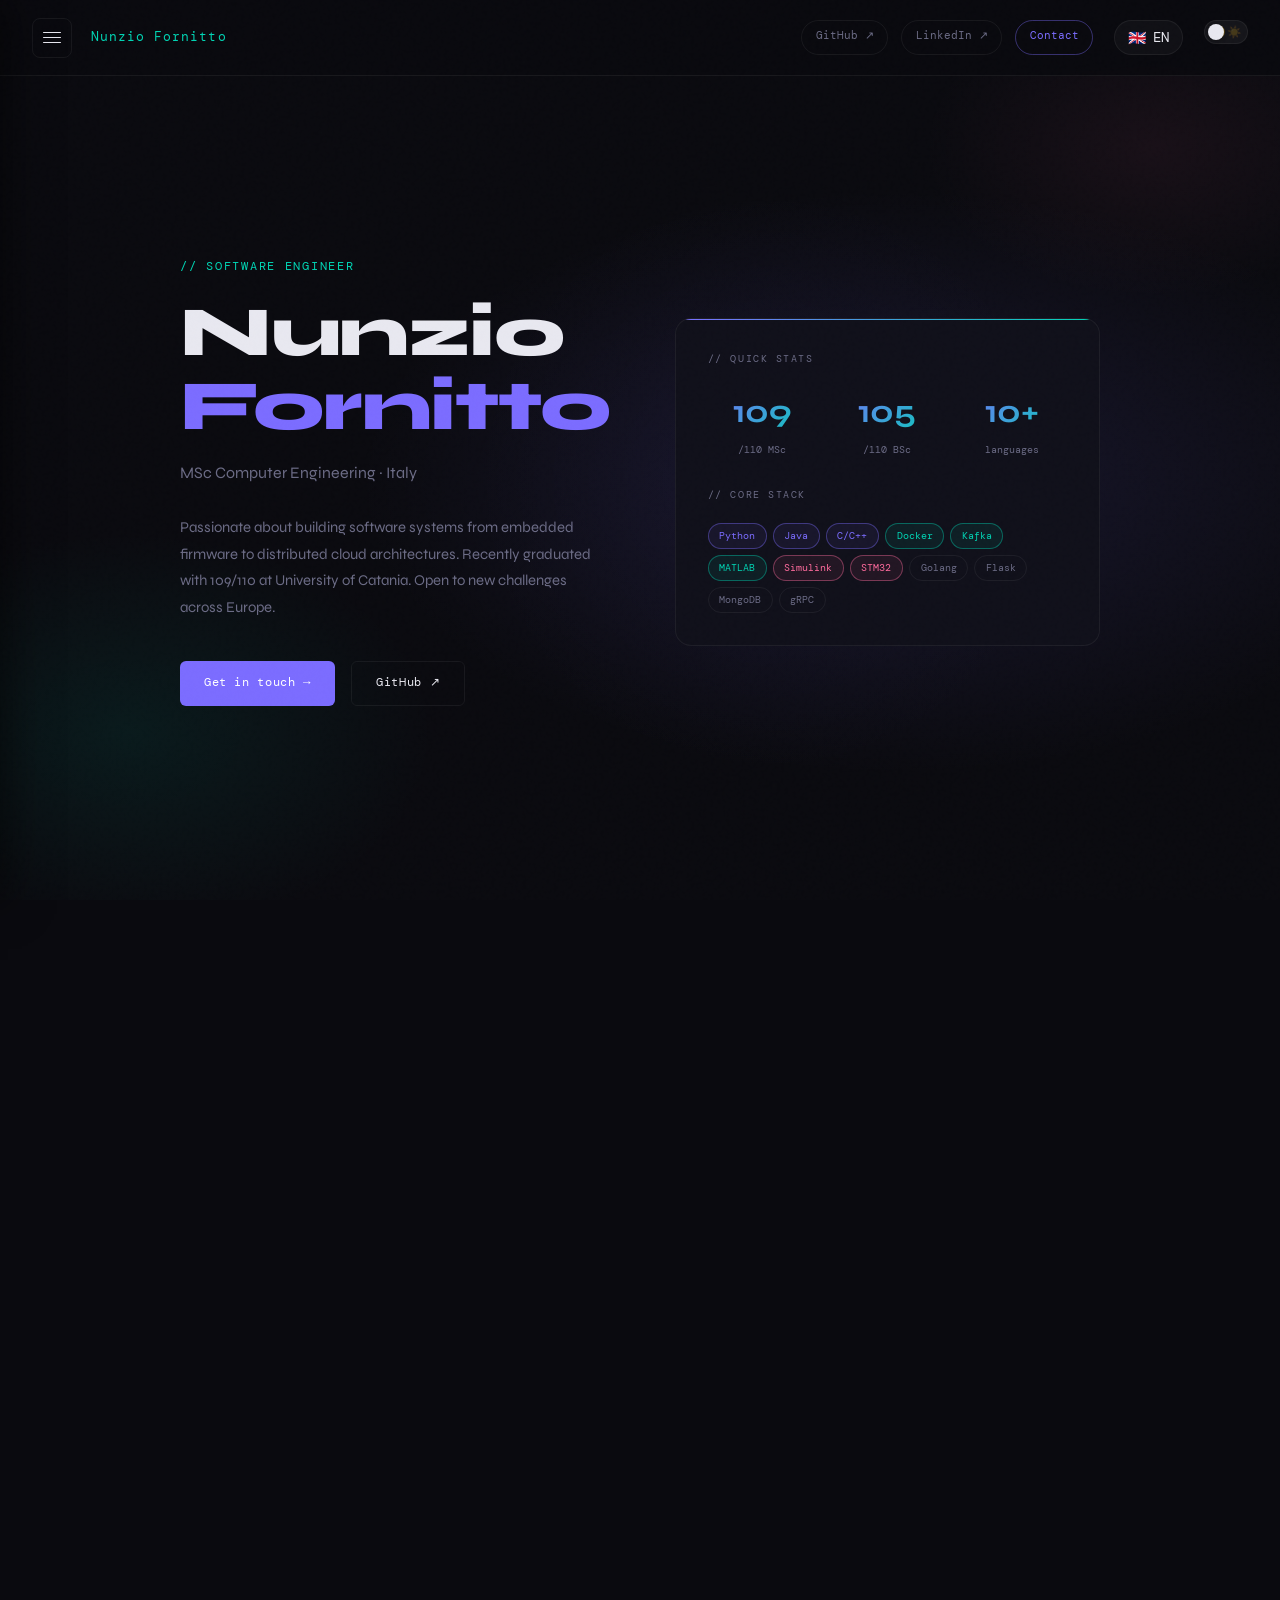
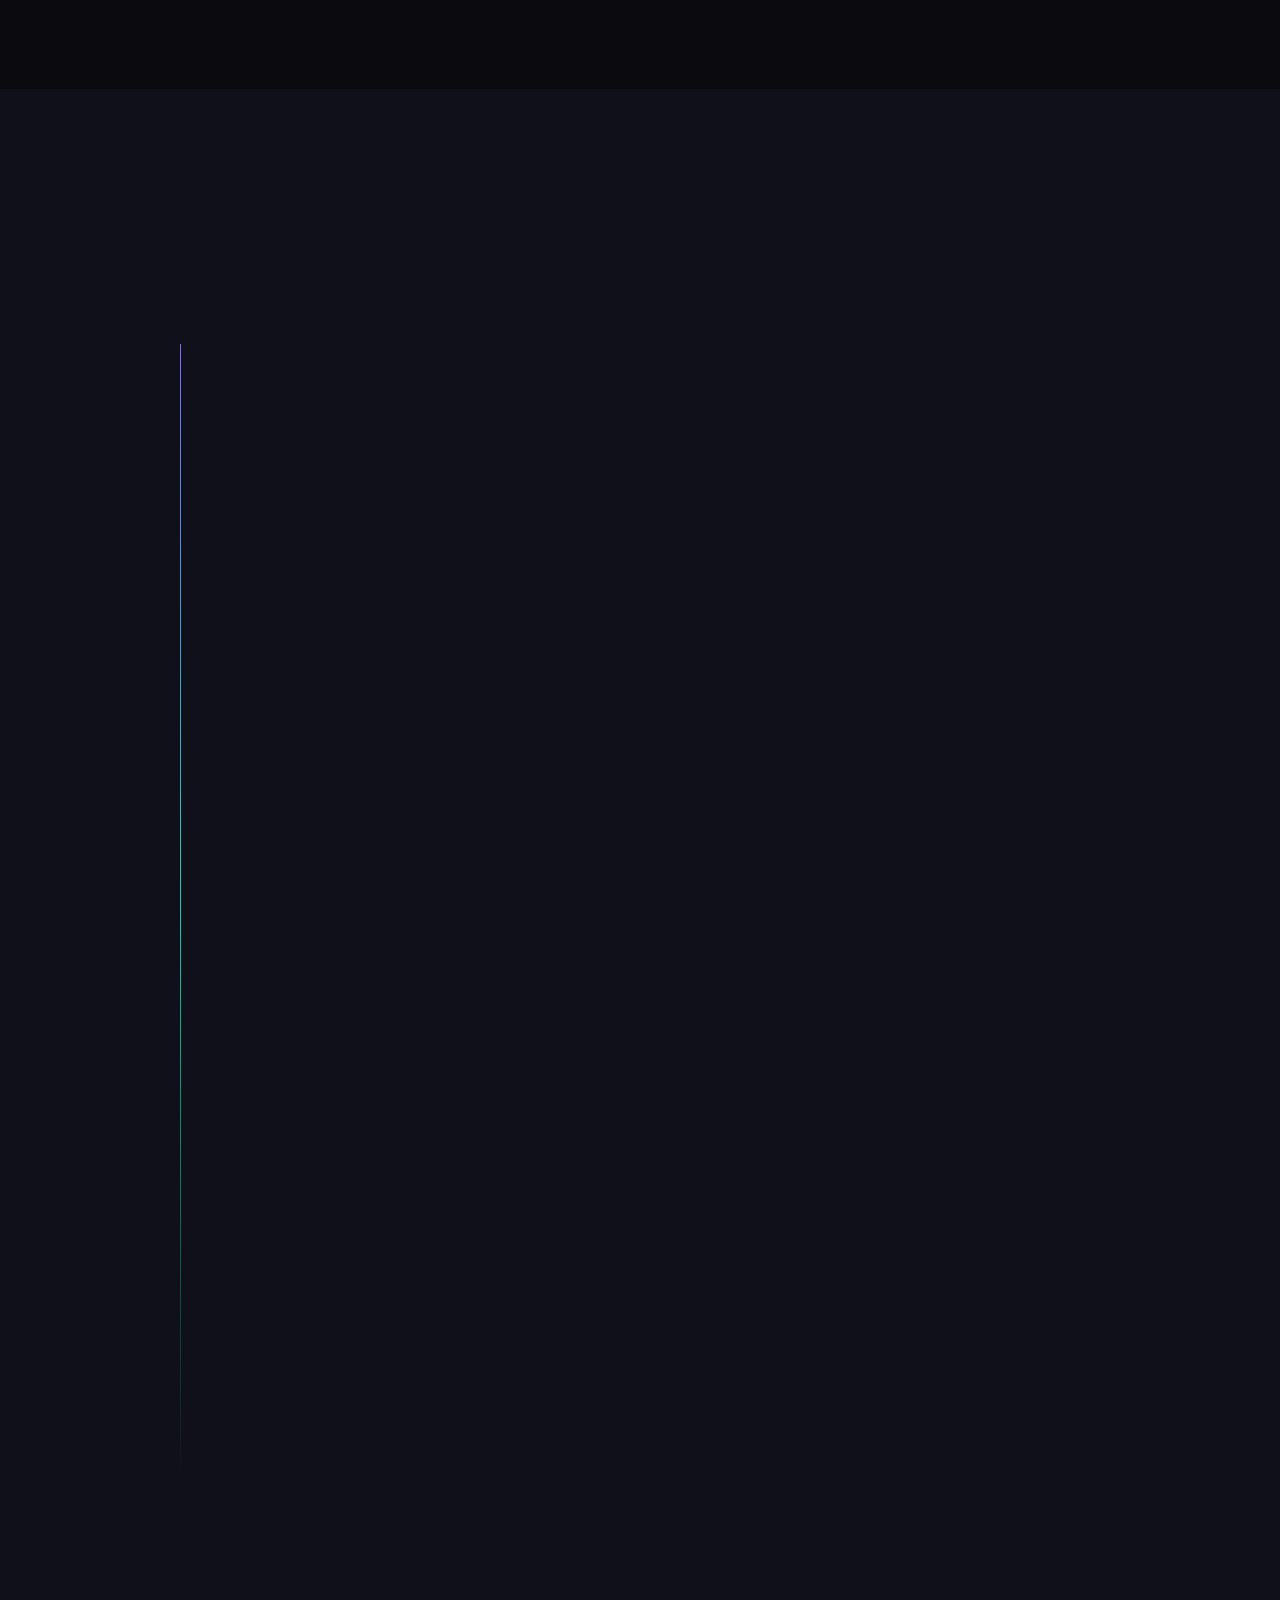
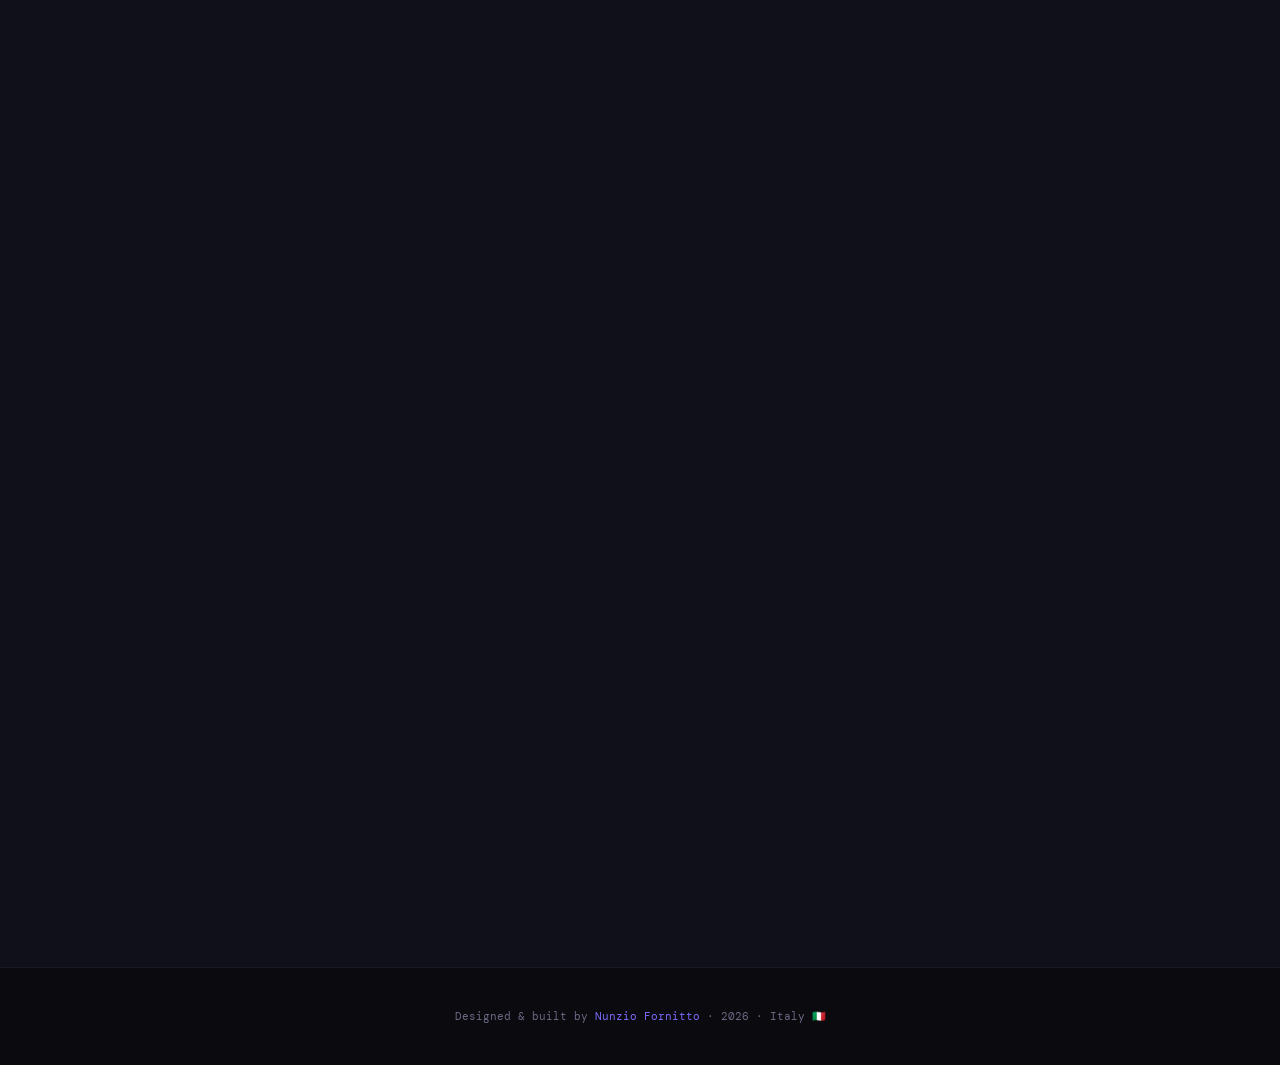
<file: index.html>
<!DOCTYPE html>
<html lang="en">

<head>
  <meta charset="UTF-8" />
  <meta name="viewport" content="width=device-width, initial-scale=1.0" />
  <title>Nunzio Fornitto — Software Engineer</title>
  <link rel="preconnect" href="https://fonts.googleapis.com" />
  <link
    href="https://fonts.googleapis.com/css2?family=DM+Mono:ital,wght@0,300;0,400;0,500;1,300&family=Syne:wght@400;500;600;700;800&display=swap"
    rel="stylesheet" />
  <link rel="stylesheet" href="style.css">
</head>

<body>

  <div class="sidebar-overlay" id="sidebar-overlay"></div>

  <!-- Lang transition overlay -->
  <div id="lang-veil"
    style="position:fixed;inset:0;background:var(--bg);opacity:0;pointer-events:none;z-index:9998;transition:opacity .25s ease;">
  </div>

  <aside class="sidebar" id="sidebar">
    <div class="sidebar-logo">nf.dev / menu</div>
    <nav class="sidebar-nav">
      <a href="#hero" class="active"><span class="nav-num">00</span> <span data-i18n="nav-home">Home</span></a>
      <a href="#about"> <span class="nav-num">01</span> <span data-i18n="nav-about">About</span></a>
      <a href="#experience"> <span class="nav-num">02</span> <span data-i18n="nav-experience">Experience</span></a>
      <a href="#skills"> <span class="nav-num">03</span> <span data-i18n="nav-skills">Skills</span></a>
      <a href="#projects"> <span class="nav-num">04</span> <span data-i18n="nav-projects">Projects</span></a>
      <a href="#contact"> <span class="nav-num">05</span> <span data-i18n="nav-contact">Contact</span></a>
    </nav>
    <div class="sidebar-footer">
      <a href="https://github.com/NunzioFornitto" target="_blank">github.com/NunzioFornitto</a><br />
      <a href="mailto:nfornitto@gmail.com">nfornitto@gmail.com</a><br />
      <span style="margin-top:.4rem;display:block;">Italy 🇮🇹 · Open to Europe</span>
    </div>
  </aside>

  <nav>
    <div class="nav-left">
      <button class="hamburger" id="hamburger" aria-label="Menu">
        <span></span><span></span><span></span>
      </button>
      <div class="nav-logo">Nunzio Fornitto</div>
    </div>
    <div class="nav-right">
      <a href="https://github.com/NunzioFornitto" target="_blank" class="nav-pill">GitHub ↗</a>
      <a href="https://linkedin.com/in/nunzio-fornitto" target="_blank" class="nav-pill">LinkedIn ↗</a>
      <a href="#contact" class="nav-pill" style="border-color:rgba(123,108,255,.4);color:var(--accent);"
        data-i18n="nav-contact">Contact</a>
      <button id="langToggle" class="lang-toggle" aria-label="Switch language">
        <span class="lang-flag">🇬🇧</span>
        <span class="lang-label">EN</span>
      </button>
      <button id="themeToggle" class="theme-switch" title="Toggle theme" aria-label="Toggle theme">
        <span class="theme-icon moon">🌙</span>
        <span class="theme-icon sun">☀️</span>
        <span class="theme-switch-thumb"></span>
      </button>
    </div>
  </nav>

  <main>

    <!-- HERO -->
    <section id="hero">
      <div class="hero-bg"></div>
      <div class="hero-particles">
        <span></span><span></span><span></span>
        <span></span><span></span><span></span>
      </div>
      <div class="container">
        <div class="hero-grid">
          <div>
            <p class="hero-tag" data-i18n="hero-tag">// Software Engineer</p>
            <h1 class="hero-name">Nunzio<br /><span>Fornitto</span></h1>
            <p class="hero-role" data-i18n="hero-role">MSc Computer Engineering · Italy</p>
            <p class="hero-desc" data-i18n="hero-desc">Passionate about building software systems from embedded firmware
              to distributed cloud architectures. Recently graduated with 109/110 at University of Catania. Open to new
              challenges across Europe.</p>
            <div class="hero-cta">
              <a href="#contact" class="btn btn-primary" data-i18n="hero-cta-primary">Get in touch →</a>
              <a href="https://github.com/NunzioFornitto" target="_blank" class="btn btn-outline">GitHub ↗</a>
            </div>
          </div>
          <div>
            <div class="hero-card">
              <p class="card-label">// quick stats</p>
              <div class="stat-row">
                <div class="stat">
                  <div class="stat-val">109</div>
                  <div class="stat-lbl">/110 MSc</div>
                </div>
                <div class="stat">
                  <div class="stat-val">105</div>
                  <div class="stat-lbl">/110 BSc</div>
                </div>
                <div class="stat">
                  <div class="stat-val">10+</div>
                  <div class="stat-lbl">languages</div>
                </div>
              </div>
              <p class="card-label">// core stack</p>
              <div class="chip-cloud">
                <span class="chip hi">Python</span><span class="chip hi">Java</span><span class="chip hi">C/C++</span>
                <span class="chip teal">Docker</span><span class="chip teal">Kafka</span><span
                  class="chip teal">MATLAB</span>
                <span class="chip pink">Simulink</span><span class="chip pink">STM32</span>
                <span class="chip">Golang</span><span class="chip">Flask</span><span class="chip">MongoDB</span><span
                  class="chip">gRPC</span>
              </div>
            </div>
          </div>
        </div>
      </div>
    </section>

    <!-- ABOUT -->
    <section id="about">
      <div class="container">
        <div class="reveal">
          <div class="section-header">
            <p class="section-eyebrow" data-i18n="about-eyebrow">// 01 — about</p>
            <h2 class="section-title" data-i18n="about-title">Who I <span>am</span></h2>
            <div class="divider"></div>
          </div>
        </div>
        <div class="about-grid reveal">
          <div class="about-text">
            <p data-i18n="about-p1">I'm a <strong>Software Engineer</strong> from Italy with a strong academic
              background in Computer Engineering. My passion lives at the intersection of software architecture,
              embedded systems, and intelligent data pipelines.</p>
            <p data-i18n="about-p2">During my master's thesis at <strong>Leonardo S.p.A.</strong>, I developed
              Matlab/Simulink models for train dynamics and integrated them into a <strong>VR train driving
                simulator</strong> for Trenitalia — bridging physics modeling with real-time software engineering.</p>
            <p data-i18n="about-p3">I thrive in technically challenging environments where clean code, system design,
              and curiosity matter. Currently working as a <strong>DevOps Engineer</strong> at <strong>EXTRAORDY - We
                are project</strong>, focusing on alert monitoring and incident resolution on <strong>Red Hat OpenShift
                (OCP)</strong> clusters, managing infrastructure reliability at scale.</p>
          </div>
          <ul class="info-list">
            <li><span class="key" data-i18n="info-degree-key">degree</span><span class="val"
                data-i18n="info-degree-val">MSc Computer Engineering</span></li>
            <li><span class="key" data-i18n="info-univ-key">university</span><span class="val">Università di
                Catania</span></li>
            <li><span class="key" data-i18n="info-msc-key">msc grade</span><span class="val">109 / 110</span></li>
            <li><span class="key" data-i18n="info-bsc-key">bsc grade</span><span class="val">105 / 110</span></li>
            <li><span class="key" data-i18n="info-lang-key">language</span><span class="val"
                data-i18n="info-lang-val">Italian (native) · English (B1)</span></li>
            <li><span class="key" data-i18n="info-mobility-key">mobility</span><span class="val"
                data-i18n="info-mobility-val">Available for Europe</span></li>
            <li><span class="key">github</span><a href="https://github.com/NunzioFornitto"
                target="_blank">NunzioFornitto ↗</a></li>
            <li><span class="key">linkedin</span><a href="https://linkedin.com/in/nunzio-fornitto"
                target="_blank">nunzio-fornitto ↗</a></li>
            <li><span class="key">email</span><a href="mailto:nfornitto@gmail.com">nfornitto@gmail.com</a></li>
          </ul>
        </div>
      </div>
    </section>

    <!-- EXPERIENCE -->
    <section id="experience" style="background:var(--bg2);">
      <div class="container">
        <div class="reveal">
          <div class="section-header">
            <p class="section-eyebrow" data-i18n="exp-eyebrow">// 02 — experience & education</p>
            <h2 class="section-title" data-i18n="exp-title">My <span>Journey</span></h2>
            <div class="divider"></div>
          </div>
        </div>
        <div class="timeline">

          <div class="tl-item">
            <div class="tl-dot"></div>
            <p class="tl-date" data-i18n="tl0-date">Oct 2026 — Present</p>
            <p class="tl-title" data-i18n="tl0-title">DevOps Engineer</p>
            <p class="tl-company">EXTRAORDY - We are project</p>
            <p class="tl-desc" data-i18n="tl0-desc">Working as a DevOps Engineer, focusing on infrastructure alert
              monitoring, cluster management, and incident response across Red Hat OpenShift environments.</p>
            <span class="tl-badge" data-i18n="tl0-badge">DevOps · Red Hat OpenShift · Alerting · Cluster
              Monitoring</span>
          </div>

          <div class="tl-item">
            <div class="tl-dot"></div>
            <p class="tl-date" data-i18n="tl-reeturn-date">Apr 2026 — Sep 2026</p>
            <p class="tl-title" data-i18n="tl-reeturn-title">DevOps Engineer</p>
            <p class="tl-company">Reeturn - Enduring evolution</p>
            <p class="tl-desc" data-i18n="tl-reeturn-desc">Working as a DevOps Engineer, focusing on infrastructure
              automation, CI/CD pipelines, container orchestration, and cloud-native deployment strategies.</p>
            <span class="tl-badge" data-i18n="tl-reeturn-badge">DevOps · CI/CD · Docker · Kubernetes · Cloud</span>
          </div>

          <div class="tl-item">
            <div class="tl-dot"></div>
            <p class="tl-date">Sep 2025 — Feb 2026</p>
            <p class="tl-title" data-i18n="tl1-title">Software Engineer Intern</p>
            <p class="tl-company">Leonardo S.p.A. · Engineering & Design</p>
            <p class="tl-desc" data-i18n="tl1-desc">Developed Matlab/Simulink models for train dynamics and physics
              simulation. Integrated the models into a pilot Virtual Reality train driving simulator for Trenitalia,
              bridging mathematical modeling with real-time rendering and control systems.</p>
            <span class="tl-badge" data-i18n="tl1-badge">VR Simulator · Simulink · Embedded · Physics Modeling</span>
          </div>

          <div class="tl-item">
            <div class="tl-dot teal"></div>
            <p class="tl-date">2023 — 2026</p>
            <p class="tl-title" data-i18n="tl2-title">MSc — Computer Engineering (LM-32)</p>
            <p class="tl-company">Università degli Studi di Catania · 109/110</p>
            <p class="tl-desc" data-i18n="tl2-desc">Specialised in embedded systems, real-time architectures, IoT,
              distributed systems, and machine learning. Thesis: <em>Development of Matlab/Simulink models for train
                dynamics and their integration into a pilot VR train simulator for Trenitalia.</em></p>
            <span class="tl-badge" data-i18n="tl2-badge">Graduated 11 Mar 2026</span>
          </div>

          <div class="tl-item">
            <div class="tl-dot teal"></div>
            <p class="tl-date">2019 — 2023</p>
            <p class="tl-title" data-i18n="tl3-title">BSc — Computer Science (L-31)</p>
            <p class="tl-company">Università degli Studi di Catania · 105/110</p>
            <p class="tl-desc" data-i18n="tl3-desc">Core curriculum in algorithms, data structures, networking,
              operating systems and databases. Thesis: <em>Peer-to-peer sharing of copyrighted content</em> —
              distributed architectures and IT Law analysis.</p>
            <span class="tl-badge" data-i18n="tl3-badge">Graduated 28 Apr 2023</span>
          </div>

          <div class="tl-item">
            <div class="tl-dot"></div>
            <p class="tl-date">2014 — 2019</p>
            <p class="tl-title" data-i18n="tl4-title">Technical Certificate — Information Systems</p>
            <p class="tl-company">I.T.I. Benedetto Radice · 84/100</p>
            <p class="tl-desc" data-i18n="tl4-desc">Technological sector, specialisation in Information Systems and
              Telecommunications.</p>
          </div>

        </div>
      </div>
    </section>

    <!-- SKILLS -->
    <section id="skills">
      <div class="container">
        <div class="reveal">
          <div class="section-header">
            <p class="section-eyebrow" data-i18n="skills-eyebrow">// 03 — skills</p>
            <h2 class="section-title" data-i18n="skills-title">Tech <span>Stack</span></h2>
            <div class="divider"></div>
          </div>
        </div>
        <div class="skills-grid reveal-stagger">

          <div class="skill-card">
            <div class="skill-card-head"><span class="skill-card-icon">⌨️</span><span
                class="skill-card-title">Programming Languages</span></div>
            <div class="skill-tags">
              <span class="skill-tag">Python</span><span class="skill-tag">Java</span><span class="skill-tag">C</span>
              <span class="skill-tag">C++</span><span class="skill-tag">C#</span><span class="skill-tag">Golang</span>
              <span class="skill-tag">Bash</span><span class="skill-tag">Assembly</span>
            </div>
          </div>

          <div class="skill-card">
            <div class="skill-card-head"><span class="skill-card-icon">🤖</span><span class="skill-card-title">AI / ML &
                Data Science</span></div>
            <div class="skill-tags">
              <span class="skill-tag">LangChain</span><span class="skill-tag">Transformer Architecture</span>
              <span class="skill-tag">PyTorch</span><span class="skill-tag">Predictive Maintenance ML</span>
              <span class="skill-tag">MATLAB</span><span class="skill-tag">R</span>
              <span class="skill-tag">Grafana</span><span class="skill-tag">Apache Superset</span>
              <span class="skill-tag">Prometheus</span>
            </div>
          </div>

          <div class="skill-card">
            <div class="skill-card-head"><span class="skill-card-icon">🧪</span><span class="skill-card-title">Embedded
                & Real-Time Systems</span></div>
            <div class="skill-tags">
              <span class="skill-tag">STM32 F-series</span><span class="skill-tag">STM32 Low Power</span>
              <span class="skill-tag">Arduino Uno R3</span><span class="skill-tag">Simulink</span>
              <span class="skill-tag">PLC Ladder</span><span class="skill-tag">OPC UA</span>
              <span class="skill-tag">Digital Twin</span><span class="skill-tag">STM32CubeIDE</span>
              <span class="skill-tag">Arduino IDE</span>
            </div>
          </div>

          <div class="skill-card">
            <div class="skill-card-head"><span class="skill-card-icon">🚀</span><span class="skill-card-title">DevOps &
                Build Automation</span></div>
            <div class="skill-tags">
              <span class="skill-tag">Docker</span><span class="skill-tag">Kubernetes</span>
              <span class="skill-tag">GitHub Actions</span><span class="skill-tag">CI/CD</span>
              <span class="skill-tag">Flask</span><span class="skill-tag">Git</span>
            </div>
          </div>

          <div class="skill-card">
            <div class="skill-card-head"><span class="skill-card-icon">🏠</span><span
                class="skill-card-title">Industrial & Automotive Protocols</span></div>
            <div class="skill-tags">
              <span class="skill-tag">CAN</span><span class="skill-tag">FlexRay</span>
              <span class="skill-tag">LIN</span><span class="skill-tag">Automotive Ethernet</span>
              <span class="skill-tag">100BASE-T1</span><span class="skill-tag">1000BASE-T1</span>
              <span class="skill-tag">10BASE-T1s</span><span class="skill-tag">100BASE-TX</span>
              <span class="skill-tag">Modbus</span><span class="skill-tag">Profibus</span>
              <span class="skill-tag">EtherCAT</span><span class="skill-tag">Profinet</span>
            </div>
          </div>

          <div class="skill-card">
            <div class="skill-card-head"><span class="skill-card-icon">📡</span><span
                class="skill-card-title">Networking & Telecommunications</span></div>
            <div class="skill-tags">
              <span class="skill-tag">TCP/IP</span><span class="skill-tag">CoAP</span>
              <span class="skill-tag">2G / 3G / 4G LTE / 4G+</span>
              <span class="skill-tag">5G / 6G</span><span class="skill-tag">CDMA</span>
              <span class="skill-tag">FDM</span><span class="skill-tag">OFDM-MIMO</span>
              <span class="skill-tag">SDN in 5G</span><span class="skill-tag">Internet Architecture</span>
            </div>
          </div>

          <div class="skill-card">
            <div class="skill-card-head"><span class="skill-card-icon">🌐</span><span class="skill-card-title">IoT &
                Middleware</span></div>
            <div class="skill-tags">
              <span class="skill-tag">MQTT</span><span class="skill-tag">Apache Kafka</span>
              <span class="skill-tag">gRPC</span><span class="skill-tag">IPv6 / 6LoWPAN</span>
              <span class="skill-tag">Zigbee</span>
            </div>
          </div>

          <div class="skill-card">
            <div class="skill-card-head"><span class="skill-card-icon">📁</span><span
                class="skill-card-title">Databases</span></div>
            <div class="skill-tags">
              <span class="skill-tag">MongoDB</span><span class="skill-tag">MySQL</span>
            </div>
          </div>

          <div class="skill-card">
            <div class="skill-card-head"><span class="skill-card-icon">🛠️</span><span class="skill-card-title">IDEs &
                Dev Tools</span></div>
            <div class="skill-tags">
              <span class="skill-tag">VS Code</span><span class="skill-tag">IntelliJ IDEA</span>
              <span class="skill-tag">Eclipse</span><span class="skill-tag">NetBeans</span>
              <span class="skill-tag">STM32CubeIDE</span><span class="skill-tag">Arduino IDE</span>
            </div>
          </div>

          <div class="skill-card">
            <div class="skill-card-head"><span class="skill-card-icon">🎨</span><span class="skill-card-title">Office,
                Graphics & Multimedia</span></div>
            <div class="skill-tags">
              <span class="skill-tag">Word</span><span class="skill-tag">Excel</span>
              <span class="skill-tag">PowerPoint</span><span class="skill-tag">Outlook</span>
              <span class="skill-tag">Teams</span><span class="skill-tag">OneDrive</span>
              <span class="skill-tag">Blender</span><span class="skill-tag">Zoom</span>
              <span class="skill-tag">Google Meet</span><span class="skill-tag">Cisco Webex</span>
            </div>
          </div>

        </div>
      </div>
    </section>

    <!-- PROJECTS -->
    <section id="projects" style="background:var(--bg2);">
      <div class="container">
        <div class="reveal">
          <div class="section-header">
            <p class="section-eyebrow" data-i18n="proj-eyebrow">// 04 — projects</p>
            <h2 class="section-title" data-i18n="proj-title">What I've <span>Built</span></h2>
            <div class="divider"></div>
          </div>
        </div>
        <div class="projects-slider-wrapper reveal">
          <div class="projects-track" id="projectsTrack">
            <!-- Cards will be injected here via GitHub API -->
          </div>
        </div>

        <div class="github-cta reveal" style="margin-top: 3rem;">
          <a href="https://github.com/NunzioFornitto" target="_blank" class="btn btn-outline" style="margin:0 auto;"
            data-i18n="proj-github-btn">
            View all projects on GitHub ↗
          </a>
        </div>
      </div>
    </section>

    <!-- CONTACT -->
    <section id="contact">
      <div class="container">
        <div class="reveal">
          <div class="section-header">
            <p class="section-eyebrow" data-i18n="contact-eyebrow">// 05 — contact</p>
            <h2 class="section-title" data-i18n="contact-title">Get in <span>Touch</span></h2>
            <div class="divider"></div>
          </div>
        </div>
        <div class="contact-grid reveal">
          <div>
            <p style="color:var(--muted);font-size:.9rem;line-height:1.75;" data-i18n="contact-desc">
              Open to new opportunities, collaborations, and conversations around software engineering, embedded
              systems, and AI.
            </p>
            <div class="contact-links">
              <a href="mailto:nfornitto@gmail.com" class="contact-link">✉️ &nbsp;nfornitto@gmail.com</a>
              <a href="https://linkedin.com/in/nunzio-fornitto" target="_blank" class="contact-link">💼
                &nbsp;linkedin.com/in/nunzio-fornitto</a>
              <a href="https://github.com/NunzioFornitto" target="_blank" class="contact-link">🏰
                &nbsp;github.com/NunzioFornitto</a>
            </div>
          </div>
          <div>
            <form class="contact-form" id="contactForm">
              <div class="form-row">
                <div class="form-group">
                  <label class="form-label" data-i18n="form-name">Name</label>
                  <input type="text" class="form-input" id="senderName" data-i18n-placeholder="form-name-ph"
                    placeholder="Your name" required />
                </div>
                <div class="form-group">
                  <label class="form-label" data-i18n="form-surname">Surname</label>
                  <input type="text" class="form-input" id="senderSurname" data-i18n-placeholder="form-surname-ph"
                    placeholder="Your surname" required />
                </div>
              </div>
              <div class="form-group">
                <label class="form-label" data-i18n="form-email">Email</label>
                <input type="email" class="form-input" id="senderEmail" placeholder="your@email.com" required />
              </div>
              <div class="form-group">
                <label class="form-label" data-i18n="form-message">Message</label>
                <textarea class="form-textarea" id="senderMessage" data-i18n-placeholder="form-message-ph"
                  placeholder="Tell me about your project or opportunity..." required></textarea>
              </div>
              <button type="submit" class="btn btn-primary" style="width:fit-content;" data-i18n="form-submit">Send
                message →</button>
              <div class="form-status" id="formStatus"></div>
            </form>
          </div>
        </div>
      </div>
    </section>

  </main>

  <footer>
    <p data-i18n="footer-text">Designed &amp; built by <span>Nunzio Fornitto</span> · 2026 · Italy 🇮🇹</p>
  </footer>

  <script src="script.js"></script>
</body>

</html>
</file>
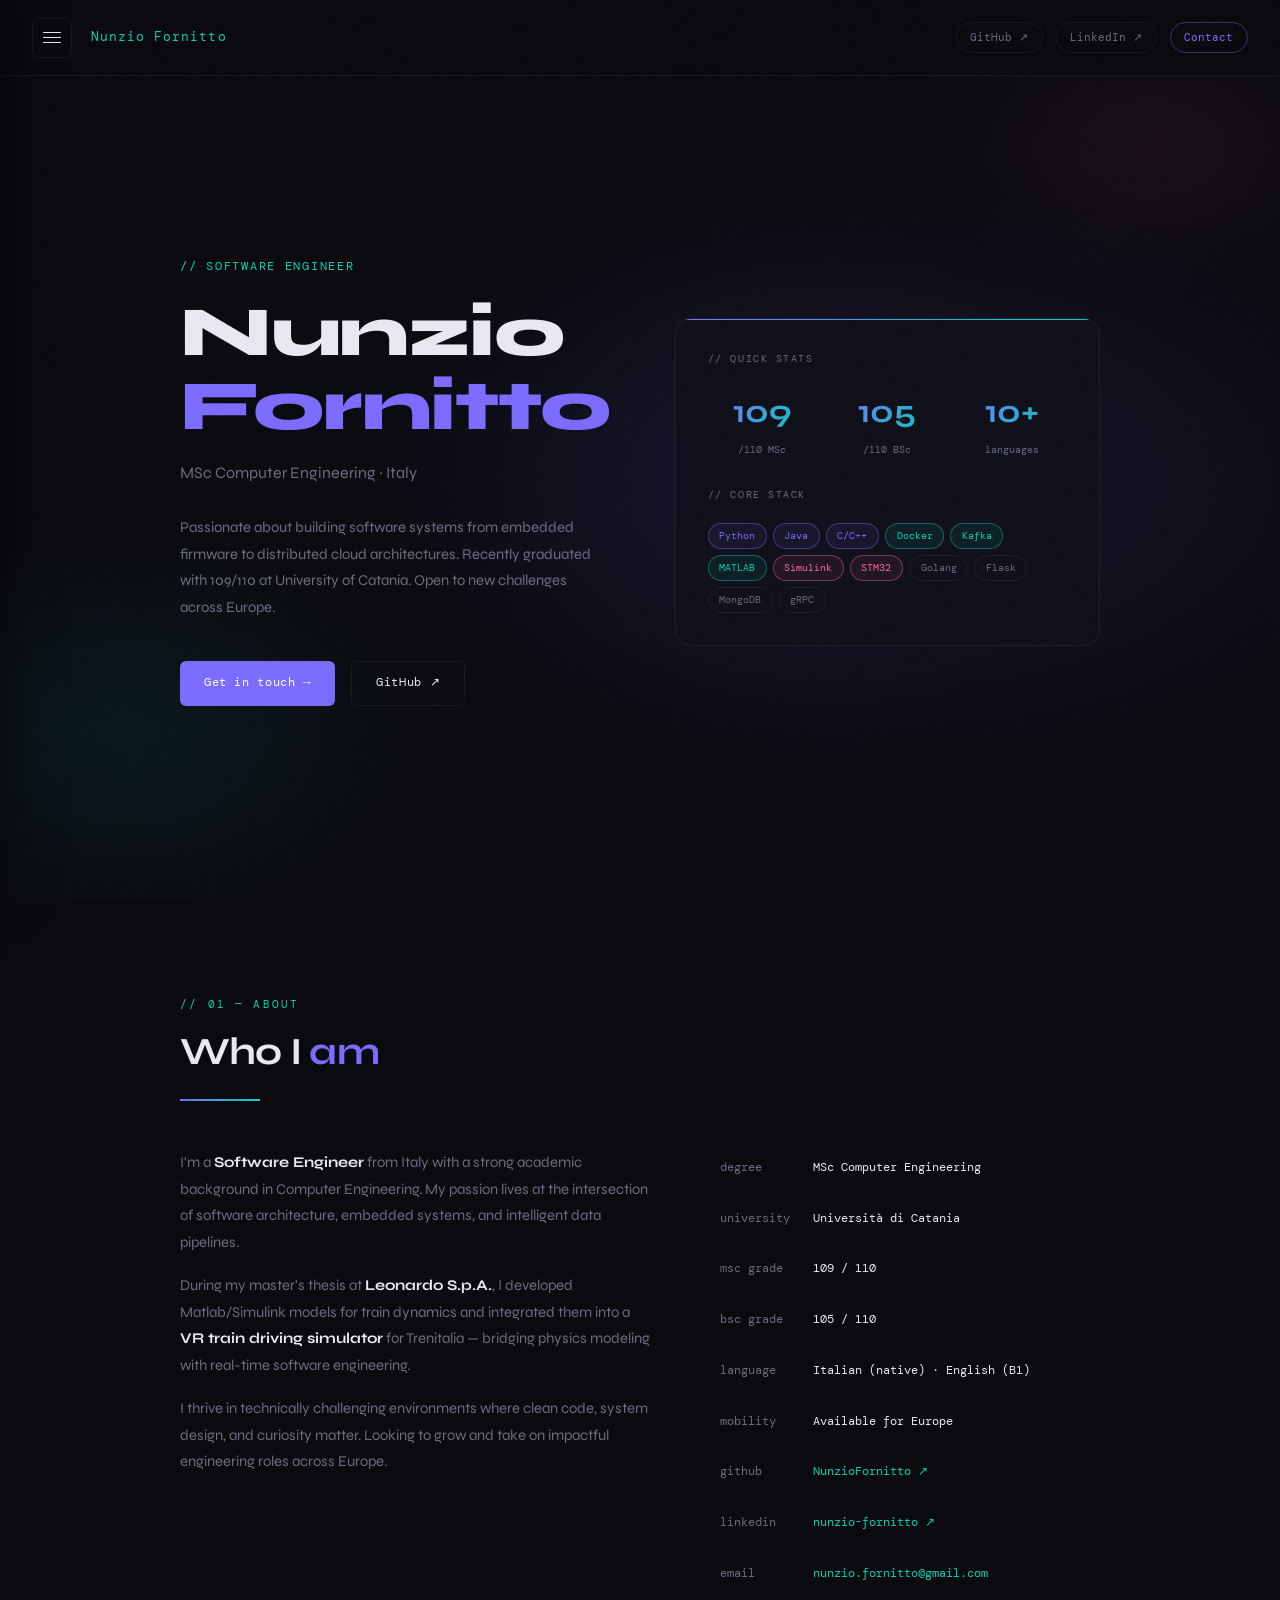
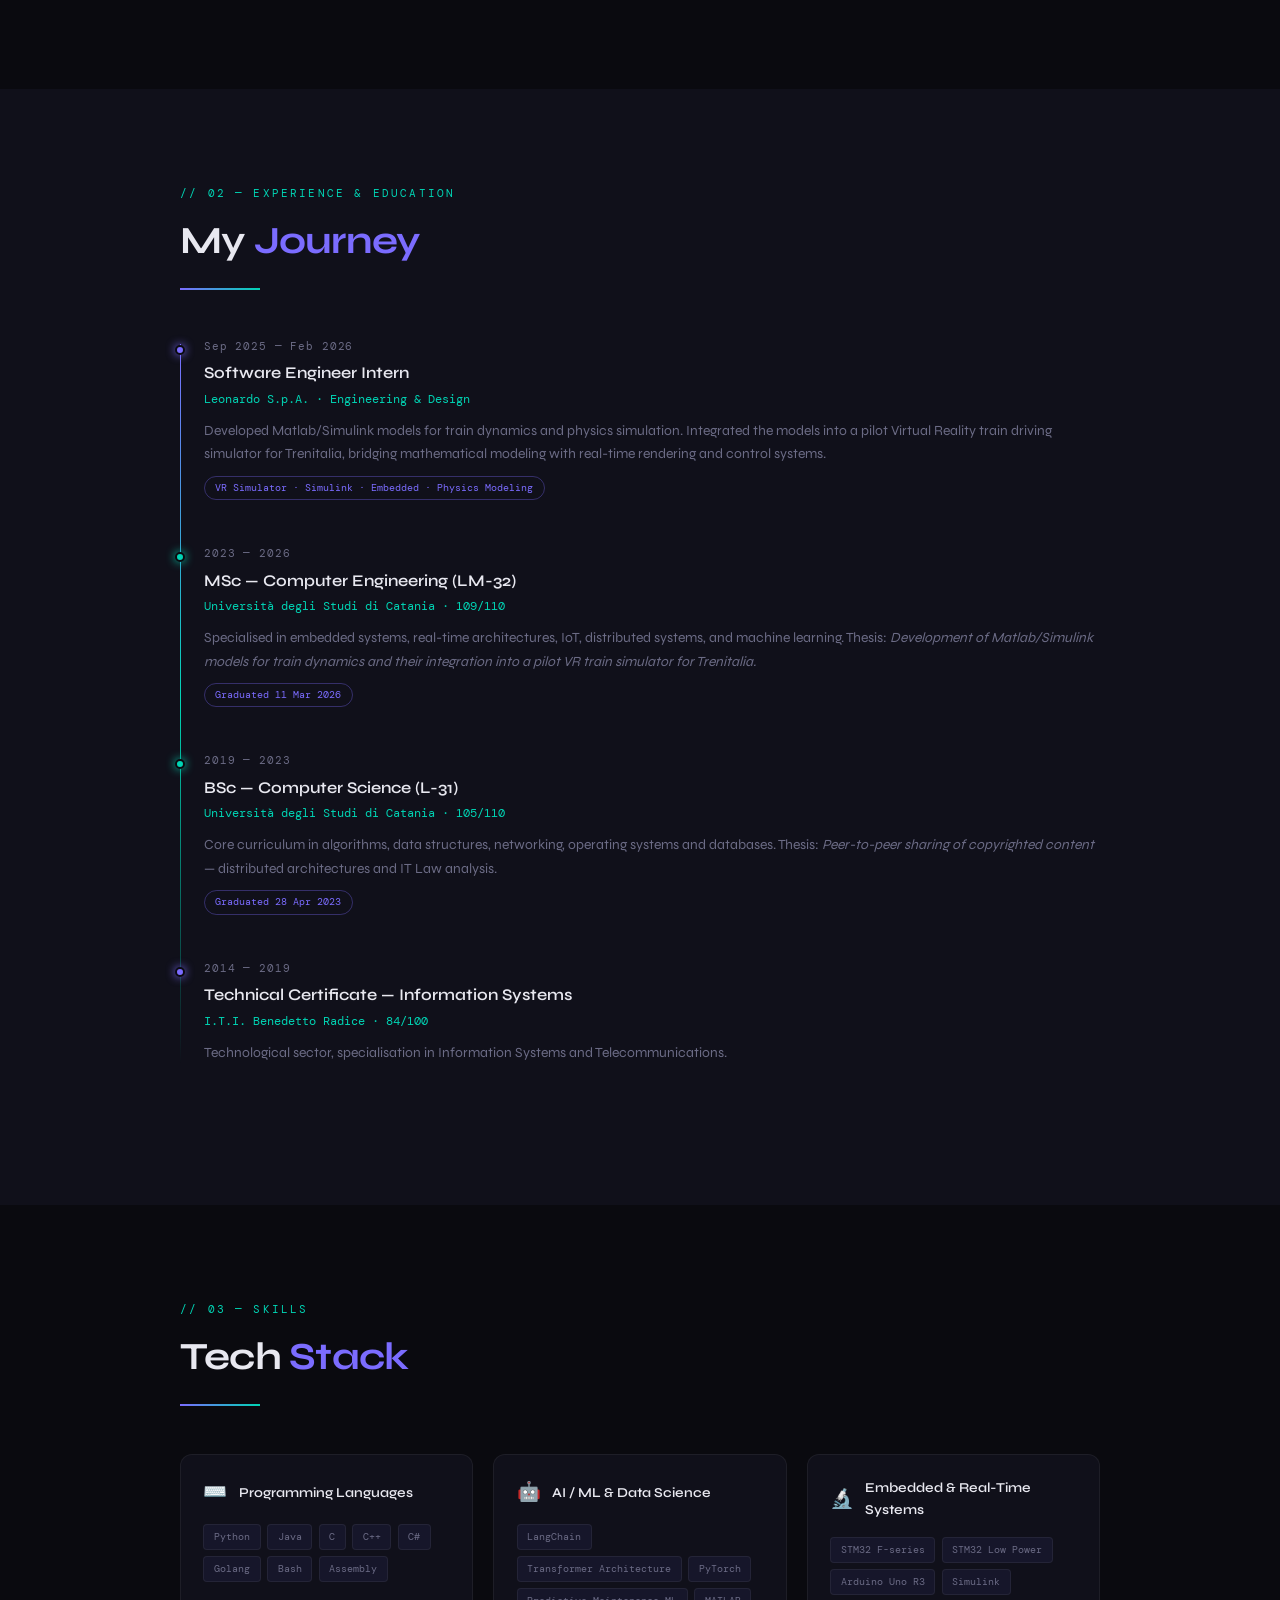
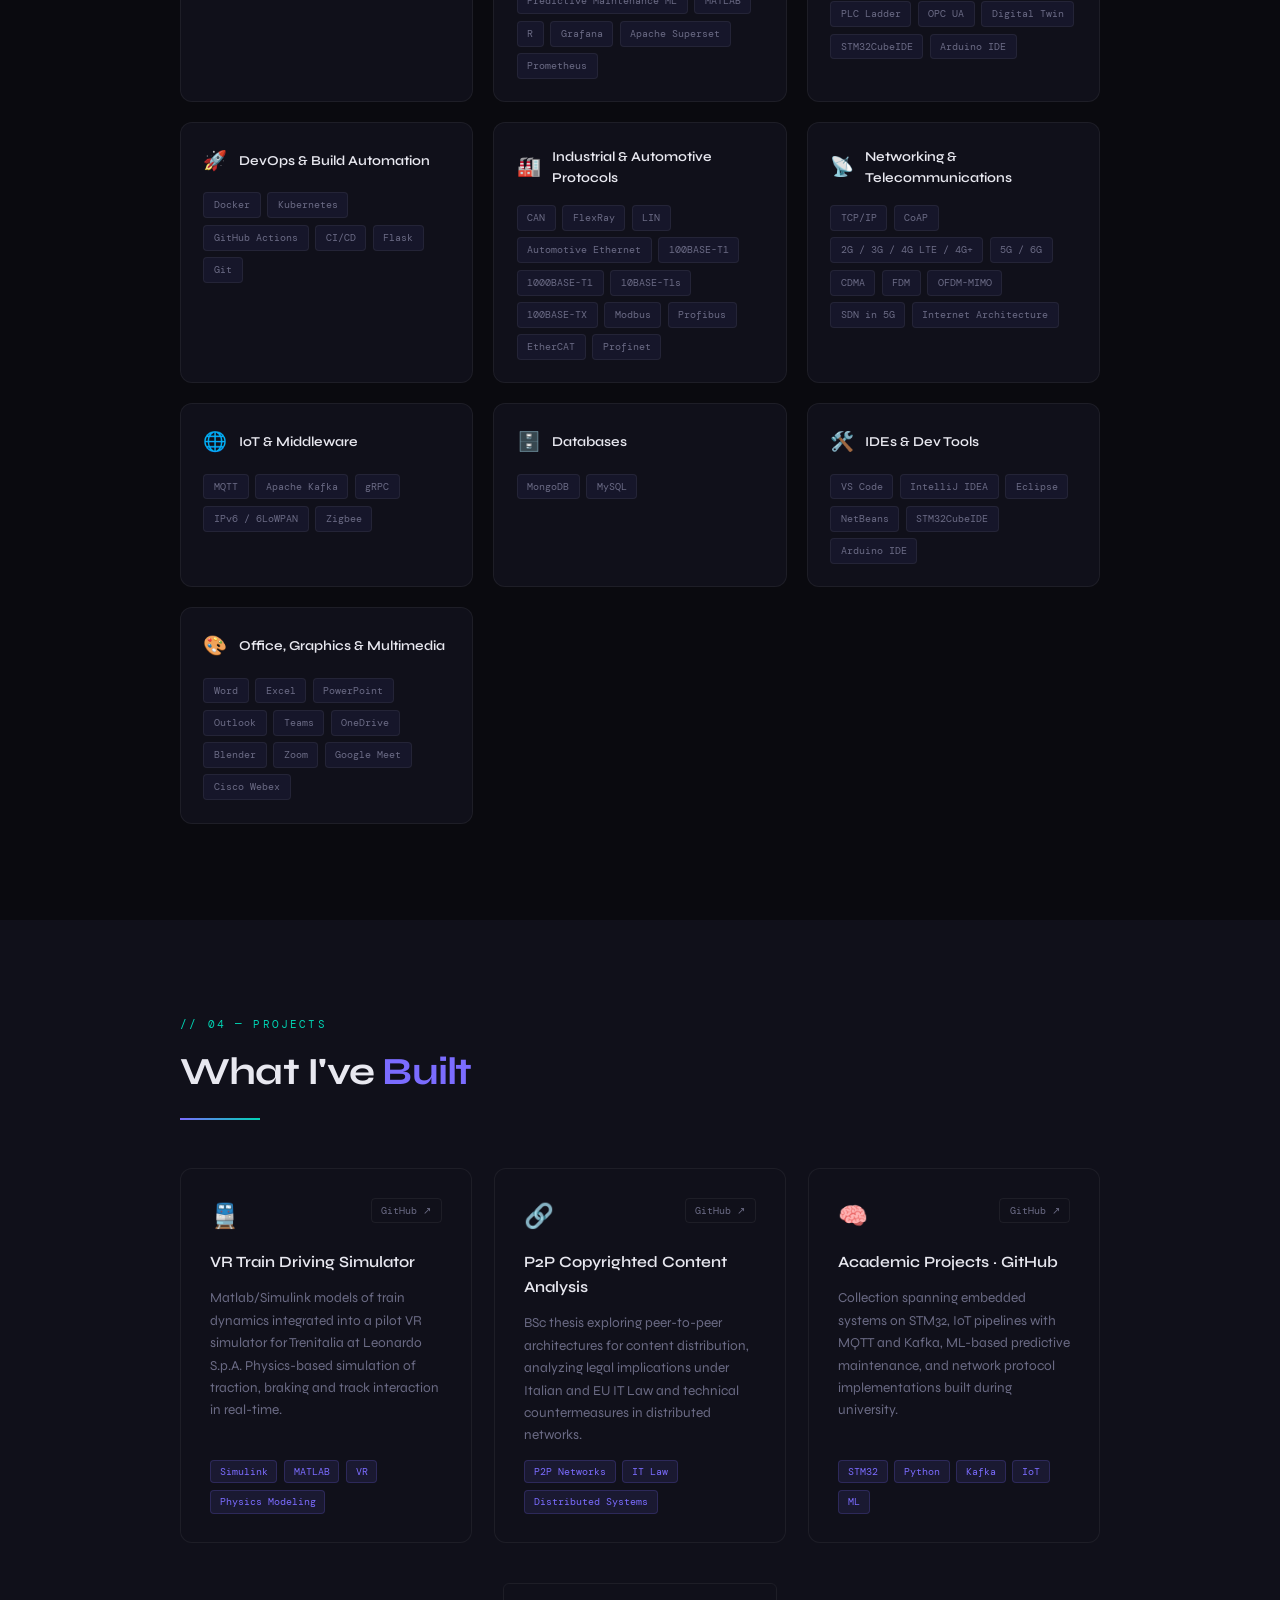
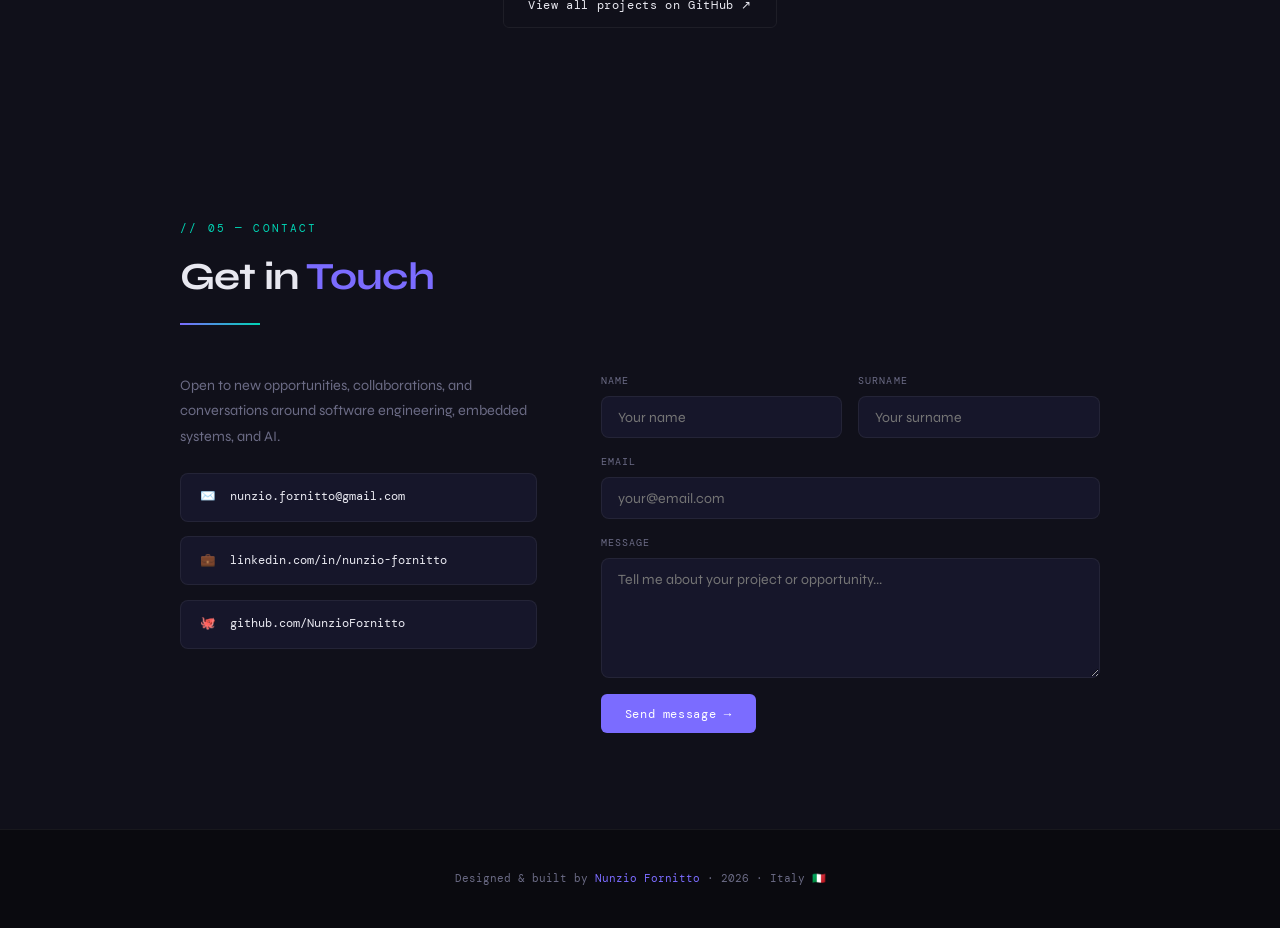
<file: index-3.html>
<!DOCTYPE html>
<html lang="en">
<head>
  <meta charset="UTF-8" />
  <meta name="viewport" content="width=device-width, initial-scale=1.0" />
  <title>Nunzio Fornitto — Software Engineer</title>
  <link rel="preconnect" href="https://fonts.googleapis.com" />
  <link href="https://fonts.googleapis.com/css2?family=DM+Mono:ital,wght@0,300;0,400;0,500;1,300&family=Syne:wght@400;500;600;700;800&display=swap" rel="stylesheet" />
  <style>
    *, *::before, *::after { box-sizing: border-box; margin: 0; padding: 0; }

    :root {
      --bg:       #0a0a0f;
      --bg2:      #10101a;
      --bg3:      #16162a;
      --border:   rgba(255,255,255,0.06);
      --text:     #e8e8f0;
      --muted:    #6b6b85;
      --accent:   #7b6cff;
      --accent2:  #00d4b4;
      --accent3:  #ff6b9d;
      --sidebar-w: 300px;
      --font-display: 'Syne', sans-serif;
      --font-mono:    'DM Mono', monospace;
    }

    html { scroll-behavior: smooth; }

    body {
      background: var(--bg);
      color: var(--text);
      font-family: var(--font-display);
      line-height: 1.6;
      overflow-x: hidden;
    }

    body::before {
      content: '';
      position: fixed; inset: 0;
      background-image: url("data:image/svg+xml,%3Csvg viewBox='0 0 256 256' xmlns='http://www.w3.org/2000/svg'%3E%3Cfilter id='noise'%3E%3CfeTurbulence type='fractalNoise' baseFrequency='0.9' numOctaves='4' stitchTiles='stitch'/%3E%3C/filter%3E%3Crect width='100%25' height='100%25' filter='url(%23noise)' opacity='0.04'/%3E%3C/svg%3E");
      pointer-events: none; z-index: 9999; opacity: .4;
    }

    ::-webkit-scrollbar { width: 4px; }
    ::-webkit-scrollbar-track { background: var(--bg); }
    ::-webkit-scrollbar-thumb { background: var(--accent); border-radius: 2px; }

    /* ── SIDEBAR OVERLAY ── */
    .sidebar-overlay {
      position: fixed; inset: 0;
      background: rgba(0,0,0,.6);
      backdrop-filter: blur(4px);
      z-index: 200;
      opacity: 0; pointer-events: none;
      transition: opacity .4s cubic-bezier(.4,0,.2,1);
    }
    .sidebar-overlay.active { opacity: 1; pointer-events: all; }

    /* ── SIDEBAR ── */
    .sidebar {
      position: fixed; top: 0; left: 0; bottom: 0;
      width: var(--sidebar-w);
      background: var(--bg2);
      border-right: 1px solid var(--border);
      z-index: 300;
      transform: translateX(-100%);
      transition: transform .4s cubic-bezier(.4,0,.2,1);
      display: flex; flex-direction: column;
      padding: 2.5rem 2rem;
      box-shadow: 8px 0 40px rgba(0,0,0,.5);
    }
    .sidebar.open { transform: translateX(0); }

    /* Sidebar glow line */
    .sidebar::after {
      content: '';
      position: absolute; top: 0; right: -1px; bottom: 0; width: 1px;
      background: linear-gradient(180deg, transparent, var(--accent), var(--accent2), transparent);
      opacity: 0;
      transition: opacity .4s .1s;
    }
    .sidebar.open::after { opacity: 1; }

    .sidebar-logo {
      font-family: var(--font-mono);
      font-size: .75rem; color: var(--accent2);
      letter-spacing: .1em; margin-bottom: 3rem;
      opacity: 0; transform: translateX(-20px);
      transition: opacity .3s .2s, transform .3s .2s;
    }
    .sidebar.open .sidebar-logo { opacity: 1; transform: translateX(0); }

    .sidebar-nav { display: flex; flex-direction: column; gap: .3rem; flex: 1; }

    /* Cascade animation for nav items */
    .sidebar-nav a {
      display: flex; align-items: center; gap: 1rem;
      padding: .75rem 1rem;
      border-radius: 8px;
      text-decoration: none;
      color: var(--muted);
      font-family: var(--font-mono);
      font-size: .8rem;
      letter-spacing: .06em;
      transition: color .25s, background .25s, border-color .25s, transform .25s, box-shadow .25s;
      border: 1px solid transparent;
      opacity: 0; transform: translateX(-30px);
      position: relative; overflow: hidden;
    }
    /* Ripple effect on hover */
    .sidebar-nav a::before {
      content: '';
      position: absolute; inset: 0;
      background: linear-gradient(90deg, rgba(123,108,255,.08), transparent);
      transform: translateX(-100%);
      transition: transform .3s ease;
    }
    .sidebar-nav a:hover::before { transform: translateX(0); }

    .sidebar.open .sidebar-nav a { opacity: 1; transform: translateX(0); }
    .sidebar.open .sidebar-nav a:nth-child(1) { transition-delay: .08s; }
    .sidebar.open .sidebar-nav a:nth-child(2) { transition-delay: .14s; }
    .sidebar.open .sidebar-nav a:nth-child(3) { transition-delay: .20s; }
    .sidebar.open .sidebar-nav a:nth-child(4) { transition-delay: .26s; }
    .sidebar.open .sidebar-nav a:nth-child(5) { transition-delay: .32s; }
    .sidebar.open .sidebar-nav a:nth-child(6) { transition-delay: .38s; }

    /* Reset delays when closing */
    .sidebar:not(.open) .sidebar-nav a {
      transition: color .25s, background .25s, border-color .25s,
                  opacity .2s, transform .2s;
      transition-delay: 0s !important;
    }

    .sidebar-nav a:hover, .sidebar-nav a.active {
      color: var(--text);
      background: var(--bg3);
      border-color: var(--border);
      transform: translateX(4px) !important;
      box-shadow: inset 0 0 0 1px rgba(123,108,255,.2);
    }
    .sidebar-nav a.active {
      color: var(--accent);
      border-color: rgba(123,108,255,.3);
      background: rgba(123,108,255,.08);
    }
    .sidebar-nav a .nav-num { font-size: .62rem; color: var(--accent); min-width: 20px; }

    .sidebar-footer {
      border-top: 1px solid var(--border);
      padding-top: 1.5rem;
      font-family: var(--font-mono);
      font-size: .65rem;
      color: var(--muted);
      line-height: 1.9;
      opacity: 0; transform: translateY(10px);
      transition: opacity .3s .5s, transform .3s .5s;
    }
    .sidebar.open .sidebar-footer { opacity: 1; transform: translateY(0); }
    .sidebar-footer a { color: var(--accent2); text-decoration: none; }

    /* ── TOP NAV ── */
    nav {
      position: fixed; top: 0; left: 0; right: 0; z-index: 100;
      display: flex; align-items: center; justify-content: space-between;
      padding: 1.1rem 2rem;
      background: rgba(10,10,15,.85);
      backdrop-filter: blur(16px);
      border-bottom: 1px solid var(--border);
      animation: slideDown .5s ease forwards;
    }
    @keyframes slideDown { from { transform: translateY(-100%); opacity: 0; } to { transform: translateY(0); opacity: 1; } }

    .nav-left { display: flex; align-items: center; gap: 1.2rem; }

    /* ── HAMBURGER (animated) ── */
    .hamburger {
      display: flex; flex-direction: column; justify-content: center; align-items: center;
      width: 40px; height: 40px; padding: 8px;
      cursor: pointer; border: 1px solid var(--border);
      border-radius: 8px; background: transparent;
      transition: border-color .3s, background .3s, box-shadow .3s;
      flex-shrink: 0; position: relative; gap: 0;
    }
    .hamburger:hover {
      border-color: var(--accent);
      background: rgba(123,108,255,.08);
      box-shadow: 0 0 16px rgba(123,108,255,.2);
    }
    .hamburger span {
      display: block;
      width: 18px; height: 1.5px;
      background: var(--text);
      border-radius: 2px;
      position: absolute;
      transition: transform .4s cubic-bezier(.4,0,.2,1),
                  opacity .3s,
                  width .3s,
                  background .3s;
    }
    .hamburger span:nth-child(1) { transform: translateY(-5px); }
    .hamburger span:nth-child(2) { transform: translateY(0); }
    .hamburger span:nth-child(3) { transform: translateY(5px); }

    /* X state */
    .hamburger.open span { background: var(--accent); }
    .hamburger.open span:nth-child(1) { transform: translateY(0) rotate(45deg); }
    .hamburger.open span:nth-child(2) { opacity: 0; transform: scaleX(0); }
    .hamburger.open span:nth-child(3) { transform: translateY(0) rotate(-45deg); }

    .nav-logo {
      font-family: var(--font-mono); font-size: .8rem;
      color: var(--accent2); letter-spacing: .08em;
    }

    .nav-right { display: flex; gap: .8rem; }
    .nav-pill {
      font-family: var(--font-mono); font-size: .68rem;
      color: var(--muted); text-decoration: none;
      padding: .35rem .85rem; border-radius: 99px;
      border: 1px solid var(--border); transition: all .25s;
    }
    .nav-pill:hover {
      border-color: var(--accent2); color: var(--accent2);
      box-shadow: 0 0 12px rgba(0,212,180,.2);
    }

    /* ── MAIN ── */
    main { padding-top: 64px; }
    section { padding: 6rem 0; }
    .container { max-width: 1000px; margin: 0 auto; padding: 0 2.5rem; }

    /* ── HERO ── */
    #hero {
      min-height: calc(100vh - 64px);
      display: flex; align-items: center;
      position: relative; overflow: hidden;
    }

    /* Animated orbs background */
    .hero-bg {
      position: absolute; inset: 0; pointer-events: none;
      background:
        radial-gradient(ellipse 60% 50% at 70% 50%, rgba(123,108,255,.12) 0%, transparent 70%),
        radial-gradient(ellipse 40% 40% at 10% 80%, rgba(0,212,180,.08) 0%, transparent 60%);
    }
    .hero-bg::before {
      content: '';
      position: absolute; inset: 0;
      background: radial-gradient(ellipse 30% 30% at 90% 10%, rgba(255,107,157,.06) 0%, transparent 60%);
      animation: pulseBg 8s ease-in-out infinite alternate;
    }
    .hero-bg::after {
      content: '';
      position: absolute; width: 600px; height: 600px;
      border-radius: 50%;
      background: radial-gradient(circle, rgba(123,108,255,.04) 0%, transparent 70%);
      top: 50%; left: 60%;
      transform: translate(-50%, -50%);
      animation: floatOrb 12s ease-in-out infinite alternate;
    }
    @keyframes pulseBg {
      from { opacity: .6; transform: scale(1); }
      to   { opacity: 1; transform: scale(1.1); }
    }
    @keyframes floatOrb {
      from { transform: translate(-50%, -50%) scale(1); }
      to   { transform: translate(-50%, -55%) scale(1.15); }
    }

    /* Particle-like floating dots */
    .hero-particles { position: absolute; inset: 0; pointer-events: none; overflow: hidden; }
    .hero-particles span {
      position: absolute; width: 2px; height: 2px; border-radius: 50%;
      background: var(--accent); opacity: 0;
      animation: particle 8s linear infinite;
    }
    .hero-particles span:nth-child(1)  { left:10%; animation-delay:0s;   animation-duration:7s;  background:var(--accent); }
    .hero-particles span:nth-child(2)  { left:25%; animation-delay:1.5s; animation-duration:9s;  background:var(--accent2); }
    .hero-particles span:nth-child(3)  { left:40%; animation-delay:3s;   animation-duration:6s;  background:var(--accent3); }
    .hero-particles span:nth-child(4)  { left:60%; animation-delay:0.8s; animation-duration:11s; background:var(--accent); }
    .hero-particles span:nth-child(5)  { left:75%; animation-delay:2.2s; animation-duration:8s;  background:var(--accent2); }
    .hero-particles span:nth-child(6)  { left:88%; animation-delay:4s;   animation-duration:10s; background:var(--accent); }
    @keyframes particle {
      0%   { transform: translateY(100vh) scale(0); opacity: 0; }
      10%  { opacity: .6; }
      90%  { opacity: .3; }
      100% { transform: translateY(-10vh) scale(1.5); opacity: 0; }
    }

    .hero-grid {
      display: grid; grid-template-columns: 1fr 1fr;
      gap: 4rem; align-items: center; position: relative; z-index: 1;
    }
    .hero-tag {
      font-family: var(--font-mono); font-size: .72rem;
      color: var(--accent2); letter-spacing: .15em; text-transform: uppercase;
      margin-bottom: 1.2rem; opacity: 0; animation: fadeUp .6s .3s forwards;
    }
    .hero-name {
      font-size: clamp(3rem, 5.5vw, 4.8rem); font-weight: 800;
      line-height: 1.05; letter-spacing: -.02em;
      opacity: 0; animation: fadeUp .7s .45s forwards;
    }
    .hero-name span { color: var(--accent); }
    .hero-role { margin-top: 1rem; font-size: 1rem; color: var(--muted); opacity: 0; animation: fadeUp .6s .6s forwards; }
    .hero-desc {
      margin-top: 1.8rem; font-size: .93rem; color: var(--muted);
      line-height: 1.8; max-width: 440px;
      opacity: 0; animation: fadeUp .6s .75s forwards;
    }
    .hero-cta { margin-top: 2.5rem; display: flex; gap: 1rem; flex-wrap: wrap; opacity: 0; animation: fadeUp .6s .9s forwards; }

    .btn {
      display: inline-flex; align-items: center; gap: .5rem;
      padding: .72rem 1.5rem; border-radius: 6px;
      font-family: var(--font-mono); font-size: .78rem;
      letter-spacing: .05em; text-decoration: none;
      transition: all .3s cubic-bezier(.4,0,.2,1); cursor: pointer; border: none;
      position: relative; overflow: hidden;
    }
    .btn::after {
      content: '';
      position: absolute; inset: 0;
      background: rgba(255,255,255,.08);
      transform: scaleX(0); transform-origin: left;
      transition: transform .3s ease;
    }
    .btn:hover::after { transform: scaleX(1); }
    .btn-primary { background: var(--accent); color: #fff; }
    .btn-primary:hover { background: #9488ff; transform: translateY(-3px); box-shadow: 0 12px 32px rgba(123,108,255,.4); }
    .btn-outline { background: transparent; color: var(--text); border: 1px solid var(--border); }
    .btn-outline:hover { border-color: var(--accent2); color: var(--accent2); transform: translateY(-3px); box-shadow: 0 8px 24px rgba(0,212,180,.15); }

    .hero-card {
      background: var(--bg2); border: 1px solid var(--border);
      border-radius: 16px; padding: 2rem;
      opacity: 0; animation: fadeLeft .8s .5s forwards;
      position: relative; overflow: hidden;
      transition: transform .3s, box-shadow .3s;
    }
    .hero-card:hover { transform: translateY(-4px) rotateX(2deg); box-shadow: 0 24px 60px rgba(0,0,0,.4); }
    .hero-card::before {
      content: ''; position: absolute; top: -1px; left: 0; right: 0; height: 2px;
      background: linear-gradient(90deg, var(--accent), var(--accent2), var(--accent3));
      background-size: 200% 100%;
      animation: shimmerLine 3s linear infinite;
    }
    @keyframes shimmerLine {
      0%   { background-position: -100% 0; }
      100% { background-position: 200% 0; }
    }
    .card-label { font-family: var(--font-mono); font-size: .65rem; color: var(--muted); letter-spacing: .15em; text-transform: uppercase; margin-bottom: 1.2rem; }
    .stat-row { display: flex; justify-content: space-between; margin-bottom: 1.8rem; gap: 1rem; }
    .stat { text-align: center; flex: 1; }
    .stat-val {
      font-size: 2rem; font-weight: 700;
      background: linear-gradient(135deg, var(--accent), var(--accent2));
      -webkit-background-clip: text; -webkit-text-fill-color: transparent;
      animation: countPulse 3s ease-in-out infinite;
    }
    @keyframes countPulse {
      0%, 100% { filter: brightness(1); }
      50% { filter: brightness(1.3); }
    }
    .stat-lbl { font-family: var(--font-mono); font-size: .62rem; color: var(--muted); margin-top: .3rem; }
    .chip-cloud { display: flex; flex-wrap: wrap; gap: .4rem; margin-top: .5rem; }
    .chip {
      font-family: var(--font-mono); font-size: .62rem;
      padding: .25rem .65rem; border-radius: 99px;
      border: 1px solid var(--border); color: var(--muted);
      transition: all .25s; cursor: default;
    }
    .chip:hover { transform: translateY(-2px); box-shadow: 0 4px 12px rgba(0,0,0,.3); }
    .chip.hi   { border-color: rgba(123,108,255,.4); color: var(--accent);  background: rgba(123,108,255,.08); }
    .chip.teal { border-color: rgba(0,212,180,.4);   color: var(--accent2); background: rgba(0,212,180,.08); }
    .chip.pink { border-color: rgba(255,107,157,.4); color: var(--accent3); background: rgba(255,107,157,.08); }

    /* ── SECTION HEADER ── */
    .section-header { margin-bottom: 3rem; }
    .section-eyebrow { font-family: var(--font-mono); font-size: .68rem; color: var(--accent2); letter-spacing: .2em; text-transform: uppercase; margin-bottom: .5rem; }
    .section-title { font-size: clamp(1.8rem, 3vw, 2.4rem); font-weight: 700; letter-spacing: -.02em; }
    .section-title span { color: var(--accent); }
    .divider {
      width: 40px; height: 2px; margin: 1rem 0 0;
      background: linear-gradient(90deg, var(--accent), var(--accent2));
      transition: width .6s ease;
    }
    .reveal.visible .divider { width: 80px; }

    /* ── ABOUT ── */
    .about-grid { display: grid; grid-template-columns: 1.2fr 1fr; gap: 3.5rem; align-items: start; }
    .about-text p { color: var(--muted); line-height: 1.8; margin-bottom: 1rem; font-size: .93rem; }
    .about-text p strong { color: var(--text); }
    .info-list { list-style: none; display: flex; flex-direction: column; gap: .8rem; }
    .info-list li {
      display: flex; gap: .8rem; font-family: var(--font-mono); font-size: .78rem;
      padding: .5rem .75rem; border-radius: 6px; border: 1px solid transparent;
      transition: all .2s;
    }
    .info-list li:hover { background: var(--bg3); border-color: var(--border); transform: translateX(4px); }
    .info-list .key { color: var(--muted); min-width: 80px; }
    .info-list .val { color: var(--text); }
    .info-list a { color: var(--accent2); text-decoration: none; }
    .info-list a:hover { color: var(--accent); }

    /* ── TIMELINE ── */
    .timeline { position: relative; padding-left: 1.5rem; }
    .timeline::before {
      content: ''; position: absolute; left: 0; top: .4rem; bottom: 0;
      width: 1px;
      background: linear-gradient(180deg, var(--accent), var(--accent2), transparent);
      animation: timelineGrow 1.5s ease forwards;
      transform-origin: top;
    }
    @keyframes timelineGrow { from { transform: scaleY(0); } to { transform: scaleY(1); } }
    .tl-item {
      position: relative; margin-bottom: 2.8rem;
      opacity: 0; transform: translateX(20px);
      transition: opacity .5s, transform .5s;
    }
    .tl-item.visible { opacity: 1; transform: translateX(0); }
    .tl-dot {
      position: absolute; left: -1.83rem; top: .45rem;
      width: 10px; height: 10px; border-radius: 50%;
      background: var(--accent); border: 2px solid var(--bg);
      box-shadow: 0 0 10px var(--accent);
      animation: dotPulse 2.5s ease-in-out infinite;
    }
    .tl-dot.teal { background: var(--accent2); box-shadow: 0 0 10px var(--accent2); }
    @keyframes dotPulse {
      0%, 100% { box-shadow: 0 0 6px currentColor; }
      50%       { box-shadow: 0 0 18px currentColor; }
    }
    .tl-date { font-family: var(--font-mono); font-size: .67rem; color: var(--muted); letter-spacing: .08em; margin-bottom: .35rem; }
    .tl-title { font-size: 1.02rem; font-weight: 600; margin-bottom: .2rem; }
    .tl-company { font-family: var(--font-mono); font-size: .76rem; color: var(--accent2); margin-bottom: .6rem; }
    .tl-desc { font-size: .87rem; color: var(--muted); line-height: 1.7; }
    .tl-badge {
      display: inline-block; margin-top: .6rem;
      font-family: var(--font-mono); font-size: .63rem;
      padding: .2rem .65rem; border-radius: 99px;
      border: 1px solid rgba(123,108,255,.35); color: var(--accent);
      transition: all .25s;
    }
    .tl-badge:hover { background: rgba(123,108,255,.1); box-shadow: 0 0 12px rgba(123,108,255,.2); }

    /* ── SKILLS ── */
    .skills-grid { display: grid; grid-template-columns: repeat(auto-fit, minmax(290px, 1fr)); gap: 1.25rem; }
    .skill-card {
      background: var(--bg2); border: 1px solid var(--border);
      border-radius: 12px; padding: 1.4rem;
      transition: border-color .3s, transform .3s, box-shadow .3s;
      position: relative; overflow: hidden;
      opacity: 0; transform: translateY(20px);
    }
    .skill-card.visible { opacity: 1; transform: translateY(0); }
    .skill-card:hover { border-color: var(--accent); transform: translateY(-5px); box-shadow: 0 12px 40px rgba(123,108,255,.15); }
    .skill-card::after {
      content: ''; position: absolute; top: 0; left: 0; right: 0; height: 2px;
      background: linear-gradient(90deg, var(--accent), var(--accent2));
      opacity: 0; transition: opacity .3s;
    }
    .skill-card:hover::after { opacity: 1; }
    /* Spotlight hover */
    .skill-card::before {
      content: '';
      position: absolute; inset: 0;
      background: radial-gradient(circle at var(--mx,50%) var(--my,50%), rgba(123,108,255,.06) 0%, transparent 60%);
      opacity: 0; transition: opacity .3s;
    }
    .skill-card:hover::before { opacity: 1; }

    .skill-card-head { display: flex; align-items: center; gap: .7rem; margin-bottom: 1rem; }
    .skill-card-icon { font-size: 1.2rem; }
    .skill-card-title { font-size: .85rem; font-weight: 600; }
    .skill-tags { display: flex; flex-wrap: wrap; gap: .4rem; }
    .skill-tag {
      font-family: var(--font-mono); font-size: .62rem;
      padding: .25rem .6rem; border-radius: 4px;
      background: var(--bg3); color: var(--muted);
      border: 1px solid var(--border); transition: all .2s;
    }
    .skill-tag:hover { color: var(--accent); border-color: rgba(123,108,255,.3); transform: scale(1.05); }

    /* ── PROJECTS ── */
    .projects-grid { display: grid; grid-template-columns: repeat(auto-fit, minmax(280px, 1fr)); gap: 1.4rem; }
    .project-card {
      background: var(--bg2); border: 1px solid var(--border);
      border-radius: 12px; padding: 1.8rem;
      transition: all .3s cubic-bezier(.4,0,.2,1);
      display: flex; flex-direction: column; gap: .8rem;
      opacity: 0; transform: translateY(30px);
    }
    .project-card.visible { opacity: 1; transform: translateY(0); }
    .project-card:hover {
      border-color: var(--accent2); transform: translateY(-6px);
      box-shadow: 0 20px 50px rgba(0,0,0,.4), 0 0 0 1px rgba(0,212,180,.1);
    }
    .project-top { display: flex; justify-content: space-between; align-items: flex-start; }
    .project-icon { font-size: 1.5rem; transition: transform .3s; }
    .project-card:hover .project-icon { transform: scale(1.15) rotate(5deg); }
    .project-link {
      font-family: var(--font-mono); font-size: .63rem;
      color: var(--muted); text-decoration: none;
      border: 1px solid var(--border); padding: .22rem .6rem; border-radius: 4px; transition: all .2s;
    }
    .project-link:hover { border-color: var(--accent2); color: var(--accent2); }
    .project-title { font-size: .98rem; font-weight: 600; }
    .project-desc { font-size: .85rem; color: var(--muted); line-height: 1.65; flex: 1; }
    .project-stack { display: flex; flex-wrap: wrap; gap: .4rem; }
    .stack-tag {
      font-family: var(--font-mono); font-size: .6rem;
      padding: .2rem .55rem; border-radius: 4px;
      background: rgba(123,108,255,.1); color: var(--accent);
      border: 1px solid rgba(123,108,255,.2);
      transition: all .2s;
    }
    .stack-tag:hover { background: rgba(123,108,255,.2); transform: translateY(-1px); }
    .github-cta { text-align: center; margin-top: 2.5rem; }

    /* ── CONTACT ── */
    #contact { background: var(--bg2); }
    .contact-grid { display: grid; grid-template-columns: 1fr 1.4fr; gap: 4rem; align-items: start; }
    .contact-links { display: flex; flex-direction: column; gap: .9rem; margin-top: 1.5rem; }
    .contact-link {
      display: flex; align-items: center; gap: 1rem;
      padding: .85rem 1.2rem; background: var(--bg3);
      border-radius: 8px; border: 1px solid var(--border);
      text-decoration: none; color: var(--text);
      font-family: var(--font-mono); font-size: .78rem;
      transition: all .25s;
      position: relative; overflow: hidden;
    }
    .contact-link::after {
      content: '→';
      position: absolute; right: 1rem;
      opacity: 0; transform: translateX(-8px);
      transition: all .25s; font-size: .7rem;
      color: var(--accent);
    }
    .contact-link:hover { border-color: var(--accent); color: var(--accent); transform: translateX(4px); }
    .contact-link:hover::after { opacity: 1; transform: translateX(0); }

    .contact-form { display: flex; flex-direction: column; gap: 1rem; }
    .form-row { display: grid; grid-template-columns: 1fr 1fr; gap: 1rem; }
    .form-group { display: flex; flex-direction: column; gap: .4rem; }
    .form-label { font-family: var(--font-mono); font-size: .65rem; color: var(--muted); letter-spacing: .1em; text-transform: uppercase; }
    .form-input, .form-textarea {
      background: var(--bg3); border: 1px solid var(--border);
      border-radius: 8px; padding: .72rem 1rem;
      color: var(--text); font-family: var(--font-display); font-size: .88rem;
      transition: border-color .25s, box-shadow .25s; outline: none; width: 100%;
    }
    .form-input:focus, .form-textarea:focus {
      border-color: var(--accent);
      box-shadow: 0 0 0 3px rgba(123,108,255,.1);
    }
    .form-textarea { min-height: 120px; resize: vertical; }
    .form-status { font-family: var(--font-mono); font-size: .73rem; padding: .6rem 1rem; border-radius: 6px; display: none; }
    .form-status.success { background: rgba(0,212,180,.1); color: var(--accent2); border: 1px solid rgba(0,212,180,.25); display: block; }
    .form-status.error   { background: rgba(255,107,157,.1); color: var(--accent3); border: 1px solid rgba(255,107,157,.25); display: block; }

    /* ── FOOTER ── */
    footer { text-align: center; padding: 2.5rem; border-top: 1px solid var(--border); font-family: var(--font-mono); font-size: .68rem; color: var(--muted); }
    footer span { color: var(--accent); }

    /* ── SCROLL REVEAL ── */
    @keyframes fadeUp   { from { opacity:0; transform:translateY(28px); } to { opacity:1; transform:translateY(0); } }
    @keyframes fadeLeft { from { opacity:0; transform:translateX(28px); } to { opacity:1; transform:translateX(0); } }

    .reveal { opacity:0; transform:translateY(24px); transition: opacity .7s cubic-bezier(.4,0,.2,1), transform .7s cubic-bezier(.4,0,.2,1); }
    .reveal.visible { opacity:1; transform:translateY(0); }

    /* Staggered reveal children */
    .reveal-stagger > * {
      opacity: 0; transform: translateY(20px);
      transition: opacity .5s, transform .5s;
    }
    .reveal-stagger.visible > *:nth-child(1) { opacity:1; transform:none; transition-delay: .05s; }
    .reveal-stagger.visible > *:nth-child(2) { opacity:1; transform:none; transition-delay: .15s; }
    .reveal-stagger.visible > *:nth-child(3) { opacity:1; transform:none; transition-delay: .25s; }
    .reveal-stagger.visible > *:nth-child(4) { opacity:1; transform:none; transition-delay: .35s; }
    .reveal-stagger.visible > *:nth-child(5) { opacity:1; transform:none; transition-delay: .45s; }
    .reveal-stagger.visible > *:nth-child(6) { opacity:1; transform:none; transition-delay: .55s; }
    .reveal-stagger.visible > *:nth-child(7) { opacity:1; transform:none; transition-delay: .65s; }
    .reveal-stagger.visible > *:nth-child(8) { opacity:1; transform:none; transition-delay: .75s; }
    .reveal-stagger.visible > *:nth-child(9) { opacity:1; transform:none; transition-delay: .85s; }
    .reveal-stagger.visible > *:nth-child(10){ opacity:1; transform:none; transition-delay: .95s; }

    /* ── RESPONSIVE ── */
    @media (max-width: 768px) {
      .nav-right { display: none; }
      .hero-grid, .about-grid, .contact-grid { grid-template-columns: 1fr; }
      .form-row { grid-template-columns: 1fr; }
      .hero-card { display: none; }
    }
  </style>
</head>
<body>

<div class="sidebar-overlay" id="overlay"></div>

<aside class="sidebar" id="sidebar">
  <div class="sidebar-logo">nf.dev / menu</div>
  <nav class="sidebar-nav">
    <a href="#hero"        class="active"><span class="nav-num">00</span> Home</a>
    <a href="#about">               <span class="nav-num">01</span> About</a>
    <a href="#experience">          <span class="nav-num">02</span> Experience</a>
    <a href="#skills">              <span class="nav-num">03</span> Skills</a>
    <a href="#projects">            <span class="nav-num">04</span> Projects</a>
    <a href="#contact">             <span class="nav-num">05</span> Contact</a>
  </nav>
  <div class="sidebar-footer">
    <a href="https://github.com/NunzioFornitto" target="_blank">github.com/NunzioFornitto</a><br/>
    <a href="mailto:nunzio.fornitto@gmail.com">nunzio.fornitto@gmail.com</a><br/>
    <span style="margin-top:.4rem;display:block;">Italy 🇮🇹 · Open to Europe</span>
  </div>
</aside>

<nav>
  <div class="nav-left">
    <button class="hamburger" id="hamburger" aria-label="Menu">
      <span></span><span></span><span></span>
    </button>
    <div class="nav-logo">Nunzio Fornitto</div>
  </div>
  <div class="nav-right">
    <a href="https://github.com/NunzioFornitto" target="_blank" class="nav-pill">GitHub ↗</a>
    <a href="https://linkedin.com/in/nunzio-fornitto" target="_blank" class="nav-pill">LinkedIn ↗</a>
    <a href="#contact" class="nav-pill" style="border-color:rgba(123,108,255,.4);color:var(--accent);">Contact</a>
  </div>
</nav>

<main>

<!-- HERO -->
<section id="hero">
  <div class="hero-bg"></div>
  <div class="hero-particles">
    <span></span><span></span><span></span>
    <span></span><span></span><span></span>
  </div>
  <div class="container">
    <div class="hero-grid">
      <div>
        <p class="hero-tag">// Software Engineer</p>
        <h1 class="hero-name">Nunzio<br/><span>Fornitto</span></h1>
        <p class="hero-role">MSc Computer Engineering · Italy</p>
        <p class="hero-desc">Passionate about building software systems from embedded firmware to distributed cloud architectures. Recently graduated with 109/110 at University of Catania. Open to new challenges across Europe.</p>
        <div class="hero-cta">
          <a href="#contact" class="btn btn-primary">Get in touch →</a>
          <a href="https://github.com/NunzioFornitto" target="_blank" class="btn btn-outline">GitHub ↗</a>
        </div>
      </div>
      <div>
        <div class="hero-card">
          <p class="card-label">// quick stats</p>
          <div class="stat-row">
            <div class="stat"><div class="stat-val">109</div><div class="stat-lbl">/110 MSc</div></div>
            <div class="stat"><div class="stat-val">105</div><div class="stat-lbl">/110 BSc</div></div>
            <div class="stat"><div class="stat-val">10+</div><div class="stat-lbl">languages</div></div>
          </div>
          <p class="card-label">// core stack</p>
          <div class="chip-cloud">
            <span class="chip hi">Python</span><span class="chip hi">Java</span><span class="chip hi">C/C++</span>
            <span class="chip teal">Docker</span><span class="chip teal">Kafka</span><span class="chip teal">MATLAB</span>
            <span class="chip pink">Simulink</span><span class="chip pink">STM32</span>
            <span class="chip">Golang</span><span class="chip">Flask</span><span class="chip">MongoDB</span><span class="chip">gRPC</span>
          </div>
        </div>
      </div>
    </div>
  </div>
</section>

<!-- ABOUT -->
<section id="about">
  <div class="container">
    <div class="reveal">
      <div class="section-header">
        <p class="section-eyebrow">// 01 — about</p>
        <h2 class="section-title">Who I <span>am</span></h2>
        <div class="divider"></div>
      </div>
    </div>
    <div class="about-grid reveal">
      <div class="about-text">
        <p>I'm a <strong>Software Engineer</strong> from Italy with a strong academic background in Computer Engineering. My passion lives at the intersection of software architecture, embedded systems, and intelligent data pipelines.</p>
        <p>During my master's thesis at <strong>Leonardo S.p.A.</strong>, I developed Matlab/Simulink models for train dynamics and integrated them into a <strong>VR train driving simulator</strong> for Trenitalia — bridging physics modeling with real-time software engineering.</p>
        <p>I thrive in technically challenging environments where clean code, system design, and curiosity matter. Looking to grow and take on impactful engineering roles across Europe.</p>
      </div>
      <ul class="info-list">
        <li><span class="key">degree</span><span class="val">MSc Computer Engineering</span></li>
        <li><span class="key">university</span><span class="val">Università di Catania</span></li>
        <li><span class="key">msc grade</span><span class="val">109 / 110</span></li>
        <li><span class="key">bsc grade</span><span class="val">105 / 110</span></li>
        <li><span class="key">language</span><span class="val">Italian (native) · English (B1)</span></li>
        <li><span class="key">mobility</span><span class="val">Available for Europe</span></li>
        <li><span class="key">github</span><a href="https://github.com/NunzioFornitto" target="_blank">NunzioFornitto ↗</a></li>
        <li><span class="key">linkedin</span><a href="https://linkedin.com/in/nunzio-fornitto" target="_blank">nunzio-fornitto ↗</a></li>
        <li><span class="key">email</span><a href="mailto:nunzio.fornitto@gmail.com">nunzio.fornitto@gmail.com</a></li>
      </ul>
    </div>
  </div>
</section>

<!-- EXPERIENCE -->
<section id="experience" style="background:var(--bg2);">
  <div class="container">
    <div class="reveal">
      <div class="section-header">
        <p class="section-eyebrow">// 02 — experience & education</p>
        <h2 class="section-title">My <span>Journey</span></h2>
        <div class="divider"></div>
      </div>
    </div>
    <div class="timeline">

      <div class="tl-item">
        <div class="tl-dot"></div>
        <p class="tl-date">Sep 2025 — Feb 2026</p>
        <p class="tl-title">Software Engineer Intern</p>
        <p class="tl-company">Leonardo S.p.A. · Engineering & Design</p>
        <p class="tl-desc">Developed Matlab/Simulink models for train dynamics and physics simulation. Integrated the models into a pilot Virtual Reality train driving simulator for Trenitalia, bridging mathematical modeling with real-time rendering and control systems.</p>
        <span class="tl-badge">VR Simulator · Simulink · Embedded · Physics Modeling</span>
      </div>

      <div class="tl-item">
        <div class="tl-dot teal"></div>
        <p class="tl-date">2023 — 2026</p>
        <p class="tl-title">MSc — Computer Engineering (LM-32)</p>
        <p class="tl-company">Università degli Studi di Catania · 109/110</p>
        <p class="tl-desc">Specialised in embedded systems, real-time architectures, IoT, distributed systems, and machine learning. Thesis: <em>Development of Matlab/Simulink models for train dynamics and their integration into a pilot VR train simulator for Trenitalia.</em></p>
        <span class="tl-badge">Graduated 11 Mar 2026</span>
      </div>

      <div class="tl-item">
        <div class="tl-dot teal"></div>
        <p class="tl-date">2019 — 2023</p>
        <p class="tl-title">BSc — Computer Science (L-31)</p>
        <p class="tl-company">Università degli Studi di Catania · 105/110</p>
        <p class="tl-desc">Core curriculum in algorithms, data structures, networking, operating systems and databases. Thesis: <em>Peer-to-peer sharing of copyrighted content</em> — distributed architectures and IT Law analysis.</p>
        <span class="tl-badge">Graduated 28 Apr 2023</span>
      </div>

      <div class="tl-item">
        <div class="tl-dot"></div>
        <p class="tl-date">2014 — 2019</p>
        <p class="tl-title">Technical Certificate — Information Systems</p>
        <p class="tl-company">I.T.I. Benedetto Radice · 84/100</p>
        <p class="tl-desc">Technological sector, specialisation in Information Systems and Telecommunications.</p>
      </div>

    </div>
  </div>
</section>

<!-- SKILLS -->
<section id="skills">
  <div class="container">
    <div class="reveal">
      <div class="section-header">
        <p class="section-eyebrow">// 03 — skills</p>
        <h2 class="section-title">Tech <span>Stack</span></h2>
        <div class="divider"></div>
      </div>
    </div>
    <div class="skills-grid reveal-stagger">

      <div class="skill-card">
        <div class="skill-card-head"><span class="skill-card-icon">⌨️</span><span class="skill-card-title">Programming Languages</span></div>
        <div class="skill-tags">
          <span class="skill-tag">Python</span><span class="skill-tag">Java</span><span class="skill-tag">C</span>
          <span class="skill-tag">C++</span><span class="skill-tag">C#</span><span class="skill-tag">Golang</span>
          <span class="skill-tag">Bash</span><span class="skill-tag">Assembly</span>
        </div>
      </div>

      <div class="skill-card">
        <div class="skill-card-head"><span class="skill-card-icon">🤖</span><span class="skill-card-title">AI / ML & Data Science</span></div>
        <div class="skill-tags">
          <span class="skill-tag">LangChain</span><span class="skill-tag">Transformer Architecture</span>
          <span class="skill-tag">PyTorch</span><span class="skill-tag">Predictive Maintenance ML</span>
          <span class="skill-tag">MATLAB</span><span class="skill-tag">R</span>
          <span class="skill-tag">Grafana</span><span class="skill-tag">Apache Superset</span>
          <span class="skill-tag">Prometheus</span>
        </div>
      </div>

      <div class="skill-card">
        <div class="skill-card-head"><span class="skill-card-icon">🔬</span><span class="skill-card-title">Embedded & Real-Time Systems</span></div>
        <div class="skill-tags">
          <span class="skill-tag">STM32 F-series</span><span class="skill-tag">STM32 Low Power</span>
          <span class="skill-tag">Arduino Uno R3</span><span class="skill-tag">Simulink</span>
          <span class="skill-tag">PLC Ladder</span><span class="skill-tag">OPC UA</span>
          <span class="skill-tag">Digital Twin</span><span class="skill-tag">STM32CubeIDE</span>
          <span class="skill-tag">Arduino IDE</span>
        </div>
      </div>

      <div class="skill-card">
        <div class="skill-card-head"><span class="skill-card-icon">🚀</span><span class="skill-card-title">DevOps & Build Automation</span></div>
        <div class="skill-tags">
          <span class="skill-tag">Docker</span><span class="skill-tag">Kubernetes</span>
          <span class="skill-tag">GitHub Actions</span><span class="skill-tag">CI/CD</span>
          <span class="skill-tag">Flask</span><span class="skill-tag">Git</span>
        </div>
      </div>

      <div class="skill-card">
        <div class="skill-card-head"><span class="skill-card-icon">🏭</span><span class="skill-card-title">Industrial & Automotive Protocols</span></div>
        <div class="skill-tags">
          <span class="skill-tag">CAN</span><span class="skill-tag">FlexRay</span>
          <span class="skill-tag">LIN</span><span class="skill-tag">Automotive Ethernet</span>
          <span class="skill-tag">100BASE-T1</span><span class="skill-tag">1000BASE-T1</span>
          <span class="skill-tag">10BASE-T1s</span><span class="skill-tag">100BASE-TX</span>
          <span class="skill-tag">Modbus</span><span class="skill-tag">Profibus</span>
          <span class="skill-tag">EtherCAT</span><span class="skill-tag">Profinet</span>
        </div>
      </div>

      <div class="skill-card">
        <div class="skill-card-head"><span class="skill-card-icon">📡</span><span class="skill-card-title">Networking & Telecommunications</span></div>
        <div class="skill-tags">
          <span class="skill-tag">TCP/IP</span><span class="skill-tag">CoAP</span>
          <span class="skill-tag">2G / 3G / 4G LTE / 4G+</span>
          <span class="skill-tag">5G / 6G</span><span class="skill-tag">CDMA</span>
          <span class="skill-tag">FDM</span><span class="skill-tag">OFDM-MIMO</span>
          <span class="skill-tag">SDN in 5G</span><span class="skill-tag">Internet Architecture</span>
        </div>
      </div>

      <div class="skill-card">
        <div class="skill-card-head"><span class="skill-card-icon">🌐</span><span class="skill-card-title">IoT & Middleware</span></div>
        <div class="skill-tags">
          <span class="skill-tag">MQTT</span><span class="skill-tag">Apache Kafka</span>
          <span class="skill-tag">gRPC</span><span class="skill-tag">IPv6 / 6LoWPAN</span>
          <span class="skill-tag">Zigbee</span>
        </div>
      </div>

      <div class="skill-card">
        <div class="skill-card-head"><span class="skill-card-icon">🗄️</span><span class="skill-card-title">Databases</span></div>
        <div class="skill-tags">
          <span class="skill-tag">MongoDB</span><span class="skill-tag">MySQL</span>
        </div>
      </div>

      <div class="skill-card">
        <div class="skill-card-head"><span class="skill-card-icon">🛠️</span><span class="skill-card-title">IDEs & Dev Tools</span></div>
        <div class="skill-tags">
          <span class="skill-tag">VS Code</span><span class="skill-tag">IntelliJ IDEA</span>
          <span class="skill-tag">Eclipse</span><span class="skill-tag">NetBeans</span>
          <span class="skill-tag">STM32CubeIDE</span><span class="skill-tag">Arduino IDE</span>
        </div>
      </div>

      <div class="skill-card">
        <div class="skill-card-head"><span class="skill-card-icon">🎨</span><span class="skill-card-title">Office, Graphics & Multimedia</span></div>
        <div class="skill-tags">
          <span class="skill-tag">Word</span><span class="skill-tag">Excel</span>
          <span class="skill-tag">PowerPoint</span><span class="skill-tag">Outlook</span>
          <span class="skill-tag">Teams</span><span class="skill-tag">OneDrive</span>
          <span class="skill-tag">Blender</span><span class="skill-tag">Zoom</span>
          <span class="skill-tag">Google Meet</span><span class="skill-tag">Cisco Webex</span>
        </div>
      </div>

    </div>
  </div>
</section>

<!-- PROJECTS -->
<section id="projects" style="background:var(--bg2);">
  <div class="container">
    <div class="reveal">
      <div class="section-header">
        <p class="section-eyebrow">// 04 — projects</p>
        <h2 class="section-title">What I've <span>Built</span></h2>
        <div class="divider"></div>
      </div>
    </div>
    <div class="projects-grid reveal-stagger">

      <div class="project-card">
        <div class="project-top">
          <div class="project-icon">🚆</div>
          <a href="https://github.com/NunzioFornitto" target="_blank" class="project-link">GitHub ↗</a>
        </div>
        <div class="project-title">VR Train Driving Simulator</div>
        <div class="project-desc">Matlab/Simulink models of train dynamics integrated into a pilot VR simulator for Trenitalia at Leonardo S.p.A. Physics-based simulation of traction, braking and track interaction in real-time.</div>
        <div class="project-stack">
          <span class="stack-tag">Simulink</span><span class="stack-tag">MATLAB</span>
          <span class="stack-tag">VR</span><span class="stack-tag">Physics Modeling</span>
        </div>
      </div>

      <div class="project-card">
        <div class="project-top">
          <div class="project-icon">🔗</div>
          <a href="https://github.com/NunzioFornitto" target="_blank" class="project-link">GitHub ↗</a>
        </div>
        <div class="project-title">P2P Copyrighted Content Analysis</div>
        <div class="project-desc">BSc thesis exploring peer-to-peer architectures for content distribution, analyzing legal implications under Italian and EU IT Law and technical countermeasures in distributed networks.</div>
        <div class="project-stack">
          <span class="stack-tag">P2P Networks</span><span class="stack-tag">IT Law</span>
          <span class="stack-tag">Distributed Systems</span>
        </div>
      </div>

      <div class="project-card">
        <div class="project-top">
          <div class="project-icon">🧠</div>
          <a href="https://github.com/NunzioFornitto" target="_blank" class="project-link">GitHub ↗</a>
        </div>
        <div class="project-title">Academic Projects · GitHub</div>
        <div class="project-desc">Collection spanning embedded systems on STM32, IoT pipelines with MQTT and Kafka, ML-based predictive maintenance, and network protocol implementations built during university.</div>
        <div class="project-stack">
          <span class="stack-tag">STM32</span><span class="stack-tag">Python</span>
          <span class="stack-tag">Kafka</span><span class="stack-tag">IoT</span><span class="stack-tag">ML</span>
        </div>
      </div>

    </div>
    <div class="github-cta reveal">
      <a href="https://github.com/NunzioFornitto" target="_blank" class="btn btn-outline" style="margin:0 auto;">
        View all projects on GitHub ↗
      </a>
    </div>
  </div>
</section>

<!-- CONTACT -->
<section id="contact">
  <div class="container">
    <div class="reveal">
      <div class="section-header">
        <p class="section-eyebrow">// 05 — contact</p>
        <h2 class="section-title">Get in <span>Touch</span></h2>
        <div class="divider"></div>
      </div>
    </div>
    <div class="contact-grid reveal">
      <div>
        <p style="color:var(--muted);font-size:.9rem;line-height:1.75;">
          Open to new opportunities, collaborations, and conversations around software engineering, embedded systems, and AI.
        </p>
        <div class="contact-links">
          <a href="mailto:nunzio.fornitto@gmail.com" class="contact-link">✉️ &nbsp;nunzio.fornitto@gmail.com</a>
          <a href="https://linkedin.com/in/nunzio-fornitto" target="_blank" class="contact-link">💼 &nbsp;linkedin.com/in/nunzio-fornitto</a>
          <a href="https://github.com/NunzioFornitto" target="_blank" class="contact-link">🐙 &nbsp;github.com/NunzioFornitto</a>
        </div>
      </div>
      <div>
        <form class="contact-form" id="contactForm">
          <div class="form-row">
            <div class="form-group">
              <label class="form-label">Name</label>
              <input type="text" class="form-input" id="senderName" placeholder="Your name" required />
            </div>
            <div class="form-group">
              <label class="form-label">Surname</label>
              <input type="text" class="form-input" id="senderSurname" placeholder="Your surname" required />
            </div>
          </div>
          <div class="form-group">
            <label class="form-label">Email</label>
            <input type="email" class="form-input" id="senderEmail" placeholder="your@email.com" required />
          </div>
          <div class="form-group">
            <label class="form-label">Message</label>
            <textarea class="form-textarea" id="senderMessage" placeholder="Tell me about your project or opportunity..." required></textarea>
          </div>
          <button type="submit" class="btn btn-primary" style="width:fit-content;">Send message →</button>
          <div class="form-status" id="formStatus"></div>
        </form>
      </div>
    </div>
  </div>
</section>

</main>

<footer>
  <p>Designed & built by <span>Nunzio Fornitto</span> · 2026 · Italy 🇮🇹</p>
</footer>

<script>
  // ── Sidebar ──
  const hamburger = document.getElementById('hamburger');
  const sidebar   = document.getElementById('sidebar');
  const overlay   = document.getElementById('overlay');

  const openSidebar  = () => {
    sidebar.classList.add('open');
    overlay.classList.add('active');
    hamburger.classList.add('open');
    document.body.style.overflow = 'hidden';
  };
  const closeSidebar = () => {
    sidebar.classList.remove('open');
    overlay.classList.remove('active');
    hamburger.classList.remove('open');
    document.body.style.overflow = '';
  };

  hamburger.addEventListener('click', () =>
    sidebar.classList.contains('open') ? closeSidebar() : openSidebar()
  );
  overlay.addEventListener('click', closeSidebar);

  // Sidebar nav links: close sidebar AND scroll to section
  sidebar.querySelectorAll('a[href^="#"]').forEach(a => {
    a.addEventListener('click', e => {
      e.preventDefault();
      const target = document.querySelector(a.getAttribute('href'));
      closeSidebar();
      if (target) {
        // Wait for sidebar close animation then scroll
        setTimeout(() => {
          target.scrollIntoView({ behavior: 'smooth', block: 'start' });
        }, 50);
      }
    });
  });

  // ── Swipe gestures ──
  let tx = 0, ty = 0;
  document.addEventListener('touchstart', e => {
    tx = e.touches[0].clientX;
    ty = e.touches[0].clientY;
  }, { passive: true });

  document.addEventListener('touchend', e => {
    const dx = e.changedTouches[0].clientX - tx;
    const dy = Math.abs(e.changedTouches[0].clientY - ty);
    // Only trigger if horizontal swipe dominates
    if (Math.abs(dx) > dy) {
      if (dx > 60 && tx < 40)                          openSidebar();
      if (dx < -60 && sidebar.classList.contains('open')) closeSidebar();
    }
  }, { passive: true });

  // ── Scroll reveal (generic .reveal) ──
  const io = new IntersectionObserver(entries => {
    entries.forEach(e => {
      if (e.isIntersecting) e.target.classList.add('visible');
    });
  }, { threshold: 0.08 });

  document.querySelectorAll('.reveal, .reveal-stagger').forEach(el => io.observe(el));

  // ── Timeline items individual reveal ──
  const ioTl = new IntersectionObserver(entries => {
    entries.forEach((e, i) => {
      if (e.isIntersecting) {
        setTimeout(() => e.target.classList.add('visible'), i * 120);
      }
    });
  }, { threshold: 0.15 });
  document.querySelectorAll('.tl-item').forEach(el => ioTl.observe(el));

  // ── Active nav link on scroll ──
  const sections  = document.querySelectorAll('section[id]');
  const sideLinks = document.querySelectorAll('.sidebar-nav a');
  const onScroll = () => {
    let cur = 'hero';
    sections.forEach(s => {
      if (window.scrollY >= s.offsetTop - 160) cur = s.id;
    });
    sideLinks.forEach(a =>
      a.classList.toggle('active', a.getAttribute('href') === `#${cur}`)
    );
  };
  window.addEventListener('scroll', onScroll, { passive: true });

  // ── Contact form ──
  document.getElementById('contactForm').addEventListener('submit', function(e) {
    e.preventDefault();
    const name    = document.getElementById('senderName').value.trim();
    const surname = document.getElementById('senderSurname').value.trim();
    const email   = document.getElementById('senderEmail').value.trim();
    const msg     = document.getElementById('senderMessage').value.trim();
    const status  = document.getElementById('formStatus');
    if (!name || !surname || !email || !msg) {
      status.textContent = 'Please fill in all fields.';
      status.className = 'form-status error';
      return;
    }
    const mailto = `mailto:nunzio.fornitto@gmail.com?subject=Portfolio Contact from ${encodeURIComponent(name)} ${encodeURIComponent(surname)}&body=${encodeURIComponent(msg)}%0A%0AFrom: ${encodeURIComponent(email)}`;
    window.location.href = mailto;
    status.textContent = 'Opening your email client…';
    status.className = 'form-status success';
  });

  // ── Skill card spotlight effect ──
  document.querySelectorAll('.skill-card').forEach(card => {
    card.addEventListener('mousemove', e => {
      const r = card.getBoundingClientRect();
      card.style.setProperty('--mx', ((e.clientX - r.left) / r.width * 100) + '%');
      card.style.setProperty('--my', ((e.clientY - r.top) / r.height * 100) + '%');
    });
  });
</script>
</body>
</html>
</file>
<file: style.css>
*,
*::before,
*::after {
  box-sizing: border-box;
  margin: 0;
  padding: 0;
}

:root {
  --bg: #0a0a0f;
  --bg2: #10101a;
  --bg3: #16162a;
  --border: rgba(255, 255, 255, 0.06);
  --text: #e8e8f0;
  --muted: #6b6b85;
  --accent: #7b6cff;
  --accent2: #00d4b4;
  --accent3: #ff6b9d;
  --sidebar-w: 300px;
  --font-display: 'Syne', sans-serif;
  --font-mono: 'DM Mono', monospace;
}

:root.light-mode {
  --bg: #f8f8fb;
  --bg2: #ffffff;
  --bg3: #f0f0f5;
  --border: rgba(0, 0, 0, 0.08);
  --text: #1a1a24;
  --muted: #5a5a75;
  --accent: #5a45ff;
  --accent2: #00b398;
  --accent3: #e84a82;
}

/* ── THEME SCOPES (for interactive scrubbing) ── */
.light-theme-scope {
  --bg: #f8f8fb;
  --bg2: #ffffff;
  --bg3: #f0f0f5;
  --border: rgba(0, 0, 0, 0.08);
  --text: #1a1a24;
  --muted: #5a5a75;
  --accent: #5a45ff;
  --accent2: #00b398;
  --accent3: #e84a82;
}

.dark-theme-scope {
  --bg: #0a0a0f;
  --bg2: #10101a;
  --bg3: #16162a;
  --border: rgba(255, 255, 255, 0.06);
  --text: #e8e8f0;
  --muted: #6b6b85;
  --accent: #7b6cff;
  --accent2: #00d4b4;
  --accent3: #ff6b9d;
}

/* ── DAY/NIGHT TRANSITION (View Transitions API) ── */
::view-transition-group(root) {
  animation-duration: 0.7s;
  animation-timing-function: cubic-bezier(0.4, 0, 0.2, 1);
}
::view-transition-new(root),
::view-transition-old(root) {
  animation: none;
  mix-blend-mode: normal;
}
::view-transition-old(root) {
  z-index: 999;
}
::view-transition-new(root) {
  z-index: 1;
}
.light-mode::view-transition-new(root) {
  z-index: 999;
}
.light-mode::view-transition-old(root) {
  z-index: 1;
}

html {
  scroll-behavior: smooth;
}

body {
  background: var(--bg);
  color: var(--text);
  font-family: var(--font-display);
  line-height: 1.6;
  overflow-x: hidden;
}

body::before {
  content: '';
  position: fixed;
  inset: 0;
  background-image: url("data:image/svg+xml,%3Csvg viewBox='0 0 256 256' xmlns='http://www.w3.org/2000/svg'%3E%3Cfilter id='noise'%3E%3CfeTurbulence type='fractalNoise' baseFrequency='0.9' numOctaves='4' stitchTiles='stitch'/%3E%3C/filter%3E%3Crect width='100%25' height='100%25' filter='url(%23noise)' opacity='0.04'/%3E%3C/svg%3E");
  pointer-events: none;
  z-index: 9999;
  opacity: .4;
}

::-webkit-scrollbar {
  width: 4px;
}

::-webkit-scrollbar-track {
  background: var(--bg);
}

::-webkit-scrollbar-thumb {
  background: var(--accent);
  border-radius: 2px;
}

/* ── SIDEBAR OVERLAY ── */
.sidebar-overlay {
  position: fixed;
  inset: 0;
  background: rgba(0, 0, 0, .6);
  backdrop-filter: blur(4px);
  z-index: 200;
  opacity: 0;
  pointer-events: none;
  transition: opacity .4s cubic-bezier(.4, 0, .2, 1);
}

.sidebar-overlay.active {
  opacity: 1;
  pointer-events: all;
}

/* ── SIDEBAR ── */
.sidebar {
  position: fixed;
  top: 0;
  left: 0;
  bottom: 0;
  width: var(--sidebar-w);
  background: var(--bg2);
  border-right: 1px solid var(--border);
  z-index: 300;
  transform: translateX(-100%);
  transition: transform .4s cubic-bezier(.4, 0, .2, 1);
  display: flex;
  flex-direction: column;
  padding: 2.5rem 2rem;
  box-shadow: 8px 0 40px rgba(0, 0, 0, .5);
}

.sidebar.open {
  transform: translateX(0);
}

/* Sidebar glow line */
.sidebar::after {
  content: '';
  position: absolute;
  top: 0;
  right: -1px;
  bottom: 0;
  width: 1px;
  background: linear-gradient(180deg, transparent, var(--accent), var(--accent2), transparent);
  opacity: 0;
  transition: opacity .4s .1s;
}

.sidebar.open::after {
  opacity: 1;
}

.sidebar-logo {
  font-family: var(--font-mono);
  font-size: .75rem;
  color: var(--accent2);
  letter-spacing: .1em;
  margin-bottom: 3rem;
  opacity: 0;
  transform: translateX(-20px);
  transition: opacity .3s .2s, transform .3s .2s;
}

.sidebar.open .sidebar-logo {
  opacity: 1;
  transform: translateX(0);
}

.sidebar-nav {
  display: flex;
  flex-direction: column;
  gap: .3rem;
  flex: 1;
}

/* Cascade animation for nav items */
.sidebar-nav a {
  display: flex;
  align-items: center;
  gap: 1rem;
  padding: .75rem 1rem;
  border-radius: 8px;
  text-decoration: none;
  color: var(--muted);
  font-family: var(--font-mono);
  font-size: .8rem;
  letter-spacing: .06em;
  transition: color .25s, background .25s, border-color .25s, transform .25s, box-shadow .25s;
  border: 1px solid transparent;
  opacity: 0;
  transform: translateX(-30px);
  position: relative;
  overflow: hidden;
}

/* Ripple effect on hover */
.sidebar-nav a::before {
  content: '';
  position: absolute;
  inset: 0;
  background: linear-gradient(90deg, rgba(123, 108, 255, .08), transparent);
  transform: translateX(-100%);
  transition: transform .3s ease;
}

.sidebar-nav a:hover::before {
  transform: translateX(0);
}

.sidebar.open .sidebar-nav a {
  opacity: 1;
  transform: translateX(0);
}

.sidebar.open .sidebar-nav a:nth-child(1) {
  transition-delay: .08s;
}

.sidebar.open .sidebar-nav a:nth-child(2) {
  transition-delay: .14s;
}

.sidebar.open .sidebar-nav a:nth-child(3) {
  transition-delay: .20s;
}

.sidebar.open .sidebar-nav a:nth-child(4) {
  transition-delay: .26s;
}

.sidebar.open .sidebar-nav a:nth-child(5) {
  transition-delay: .32s;
}

.sidebar.open .sidebar-nav a:nth-child(6) {
  transition-delay: .38s;
}

/* Reset delays when closing */
.sidebar:not(.open) .sidebar-nav a {
  transition: color .25s, background .25s, border-color .25s,
    opacity .2s, transform .2s;
  transition-delay: 0s !important;
}

.sidebar-nav a:hover,
.sidebar-nav a.active {
  color: var(--text);
  background: var(--bg3);
  border-color: var(--border);
  transform: translateX(4px) !important;
  box-shadow: inset 0 0 0 1px rgba(123, 108, 255, .2);
}

.sidebar-nav a.active {
  color: var(--accent);
  border-color: rgba(123, 108, 255, .3);
  background: rgba(123, 108, 255, .08);
}

.sidebar-nav a .nav-num {
  font-size: .62rem;
  color: var(--accent);
  min-width: 20px;
}

.sidebar-footer {
  border-top: 1px solid var(--border);
  padding-top: 1.5rem;
  font-family: var(--font-mono);
  font-size: .65rem;
  color: var(--muted);
  line-height: 1.9;
  opacity: 0;
  transform: translateY(10px);
  transition: opacity .3s .5s, transform .3s .5s;
}

.sidebar.open .sidebar-footer {
  opacity: 1;
  transform: translateY(0);
}

.sidebar-footer a {
  color: var(--accent2);
  text-decoration: none;
}

/* ── TOP NAV ── */
nav {
  position: fixed;
  top: 0;
  left: 0;
  right: 0;
  z-index: 100;
  display: flex;
  align-items: center;
  justify-content: space-between;
  padding: 1.1rem 2rem;
  background: rgba(10, 10, 15, .85);
  backdrop-filter: blur(16px);
  border-bottom: 1px solid var(--border);
  animation: slideDown .5s ease forwards;
}

@keyframes slideDown {
  from {
    transform: translateY(-100%);
    opacity: 0;
  }

  to {
    transform: translateY(0);
    opacity: 1;
  }
}

.nav-left {
  display: flex;
  align-items: center;
  gap: 1.2rem;
}

/* ── HAMBURGER (animated) ── */
.hamburger {
  display: flex;
  flex-direction: column;
  justify-content: center;
  align-items: center;
  width: 40px;
  height: 40px;
  padding: 8px;
  cursor: pointer;
  border: 1px solid var(--border);
  border-radius: 8px;
  background: transparent;
  transition: border-color .3s, background .3s, box-shadow .3s;
  flex-shrink: 0;
  position: relative;
  gap: 0;
}

.hamburger:hover {
  border-color: var(--accent);
  background: rgba(123, 108, 255, .08);
  box-shadow: 0 0 16px rgba(123, 108, 255, .2);
}

.hamburger span {
  display: block;
  width: 18px;
  height: 1.5px;
  background: var(--text);
  border-radius: 2px;
  position: absolute;
  transition: transform .4s cubic-bezier(.4, 0, .2, 1),
    opacity .3s,
    width .3s,
    background .3s;
}

.hamburger span:nth-child(1) {
  transform: translateY(-5px);
}

.hamburger span:nth-child(2) {
  transform: translateY(0);
}

.hamburger span:nth-child(3) {
  transform: translateY(5px);
}

/* X state */
.hamburger.open span {
  background: var(--accent);
}

.hamburger.open span:nth-child(1) {
  transform: translateY(0) rotate(45deg);
}

.hamburger.open span:nth-child(2) {
  opacity: 0;
  transform: scaleX(0);
}

.hamburger.open span:nth-child(3) {
  transform: translateY(0) rotate(-45deg);
}

.nav-logo {
  font-family: var(--font-mono);
  font-size: .8rem;
  color: var(--accent2);
  letter-spacing: .08em;
}

.nav-right {
  display: flex;
  gap: .8rem;
}

.nav-pill {
  font-family: var(--font-mono);
  font-size: .68rem;
  color: var(--muted);
  text-decoration: none;
  padding: .35rem .85rem;
  border-radius: 99px;
  border: 1px solid var(--border);
  transition: all .25s;
}

.nav-pill:hover {
  border-color: var(--accent2);
  color: var(--accent2);
  box-shadow: 0 0 12px rgba(0, 212, 180, .2);
}

/* ── MAIN ── */
main {
  padding-top: 64px;
}

section {
  padding: 6rem 0;
}

.container {
  max-width: 1000px;
  margin: 0 auto;
  padding: 0 2.5rem;
}

/* ── HERO ── */
#hero {
  min-height: calc(100vh - 64px);
  display: flex;
  align-items: center;
  position: relative;
  overflow: hidden;
}

/* Animated orbs background */
.hero-bg {
  position: absolute;
  inset: 0;
  pointer-events: none;
  background:
    radial-gradient(ellipse 60% 50% at 70% 50%, rgba(123, 108, 255, .12) 0%, transparent 70%),
    radial-gradient(ellipse 40% 40% at 10% 80%, rgba(0, 212, 180, .08) 0%, transparent 60%);
}

.hero-bg::before {
  content: '';
  position: absolute;
  inset: 0;
  background: radial-gradient(ellipse 30% 30% at 90% 10%, rgba(255, 107, 157, .06) 0%, transparent 60%);
  animation: pulseBg 8s ease-in-out infinite alternate;
}

.hero-bg::after {
  content: '';
  position: absolute;
  width: 600px;
  height: 600px;
  border-radius: 50%;
  background: radial-gradient(circle, rgba(123, 108, 255, .04) 0%, transparent 70%);
  top: 50%;
  left: 60%;
  transform: translate(-50%, -50%);
  animation: floatOrb 12s ease-in-out infinite alternate;
}

@keyframes pulseBg {
  from {
    opacity: .6;
    transform: scale(1);
  }

  to {
    opacity: 1;
    transform: scale(1.1);
  }
}

@keyframes floatOrb {
  from {
    transform: translate(-50%, -50%) scale(1);
  }

  to {
    transform: translate(-50%, -55%) scale(1.15);
  }
}

/* Particle-like floating dots */
.hero-particles {
  position: absolute;
  inset: 0;
  pointer-events: none;
  overflow: hidden;
}

.hero-particles span {
  position: absolute;
  width: 2px;
  height: 2px;
  border-radius: 50%;
  background: var(--accent);
  opacity: 0;
  animation: particle 8s linear infinite;
}

.hero-particles span:nth-child(1) {
  left: 10%;
  animation-delay: 0s;
  animation-duration: 7s;
  background: var(--accent);
}

.hero-particles span:nth-child(2) {
  left: 25%;
  animation-delay: 1.5s;
  animation-duration: 9s;
  background: var(--accent2);
}

.hero-particles span:nth-child(3) {
  left: 40%;
  animation-delay: 3s;
  animation-duration: 6s;
  background: var(--accent3);
}

.hero-particles span:nth-child(4) {
  left: 60%;
  animation-delay: 0.8s;
  animation-duration: 11s;
  background: var(--accent);
}

.hero-particles span:nth-child(5) {
  left: 75%;
  animation-delay: 2.2s;
  animation-duration: 8s;
  background: var(--accent2);
}

.hero-particles span:nth-child(6) {
  left: 88%;
  animation-delay: 4s;
  animation-duration: 10s;
  background: var(--accent);
}

@keyframes particle {
  0% {
    transform: translateY(100vh) scale(0);
    opacity: 0;
  }

  10% {
    opacity: .6;
  }

  90% {
    opacity: .3;
  }

  100% {
    transform: translateY(-10vh) scale(1.5);
    opacity: 0;
  }
}

.hero-grid {
  display: grid;
  grid-template-columns: 1fr 1fr;
  gap: 4rem;
  align-items: center;
  position: relative;
  z-index: 1;
}

.hero-tag {
  font-family: var(--font-mono);
  font-size: .72rem;
  color: var(--accent2);
  letter-spacing: .15em;
  text-transform: uppercase;
  margin-bottom: 1.2rem;
  opacity: 0;
  animation: fadeUp .6s .3s forwards;
}

.hero-name {
  font-size: clamp(3rem, 5.5vw, 4.8rem);
  font-weight: 800;
  line-height: 1.05;
  letter-spacing: -.02em;
  opacity: 0;
  animation: fadeUp .7s .45s forwards;
}

.hero-name span {
  color: var(--accent);
}

.hero-role {
  margin-top: 1rem;
  font-size: 1rem;
  color: var(--muted);
  opacity: 0;
  animation: fadeUp .6s .6s forwards;
}

.hero-desc {
  margin-top: 1.8rem;
  font-size: .93rem;
  color: var(--muted);
  line-height: 1.8;
  max-width: 440px;
  opacity: 0;
  animation: fadeUp .6s .75s forwards;
}

.hero-cta {
  margin-top: 2.5rem;
  display: flex;
  gap: 1rem;
  flex-wrap: wrap;
  opacity: 0;
  animation: fadeUp .6s .9s forwards;
}

.btn {
  display: inline-flex;
  align-items: center;
  gap: .5rem;
  padding: .72rem 1.5rem;
  border-radius: 6px;
  font-family: var(--font-mono);
  font-size: .78rem;
  letter-spacing: .05em;
  text-decoration: none;
  transition: all .3s cubic-bezier(.4, 0, .2, 1);
  cursor: pointer;
  border: none;
  position: relative;
  overflow: hidden;
}

.btn::after {
  content: '';
  position: absolute;
  inset: 0;
  background: rgba(255, 255, 255, .08);
  transform: scaleX(0);
  transform-origin: left;
  transition: transform .3s ease;
}

.btn:hover::after {
  transform: scaleX(1);
}

.btn-primary {
  background: var(--accent);
  color: #fff;
}

.btn-primary:hover {
  background: #9488ff;
  transform: translateY(-3px);
  box-shadow: 0 12px 32px rgba(123, 108, 255, .4);
}

.btn-outline {
  background: transparent;
  color: var(--text);
  border: 1px solid var(--border);
}

.btn-outline:hover {
  border-color: var(--accent2);
  color: var(--accent2);
  transform: translateY(-3px);
  box-shadow: 0 8px 24px rgba(0, 212, 180, .15);
}

.hero-card {
  background: var(--bg2);
  border: 1px solid var(--border);
  border-radius: 16px;
  padding: 2rem;
  opacity: 0;
  animation: fadeLeft .8s .5s forwards;
  position: relative;
  overflow: hidden;
  transition: transform .3s, box-shadow .3s;
}

.hero-card:hover {
  transform: translateY(-4px) rotateX(2deg);
  box-shadow: 0 24px 60px rgba(0, 0, 0, .4);
}

.hero-card::before {
  content: '';
  position: absolute;
  top: -1px;
  left: 0;
  right: 0;
  height: 2px;
  background: linear-gradient(90deg, var(--accent), var(--accent2), var(--accent3));
  background-size: 200% 100%;
  animation: shimmerLine 3s linear infinite;
}

@keyframes shimmerLine {
  0% {
    background-position: -100% 0;
  }

  100% {
    background-position: 200% 0;
  }
}

.card-label {
  font-family: var(--font-mono);
  font-size: .65rem;
  color: var(--muted);
  letter-spacing: .15em;
  text-transform: uppercase;
  margin-bottom: 1.2rem;
}

.stat-row {
  display: flex;
  justify-content: space-between;
  margin-bottom: 1.8rem;
  gap: 1rem;
}

.stat {
  text-align: center;
  flex: 1;
}

.stat-val {
  font-size: 2rem;
  font-weight: 700;
  background: linear-gradient(135deg, var(--accent), var(--accent2));
  -webkit-background-clip: text;
  background-clip: text;
  -webkit-text-fill-color: transparent;
  animation: countPulse 3s ease-in-out infinite;
}

@keyframes countPulse {

  0%,
  100% {
    filter: brightness(1);
  }

  50% {
    filter: brightness(1.3);
  }
}

.stat-lbl {
  font-family: var(--font-mono);
  font-size: .62rem;
  color: var(--muted);
  margin-top: .3rem;
}

.chip-cloud {
  display: flex;
  flex-wrap: wrap;
  gap: .4rem;
  margin-top: .5rem;
}

.chip {
  font-family: var(--font-mono);
  font-size: .62rem;
  padding: .25rem .65rem;
  border-radius: 99px;
  border: 1px solid var(--border);
  color: var(--muted);
  transition: all .25s;
  cursor: default;
}

.chip:hover {
  transform: translateY(-2px);
  box-shadow: 0 4px 12px rgba(0, 0, 0, .3);
}

.chip.hi {
  border-color: rgba(123, 108, 255, .4);
  color: var(--accent);
  background: rgba(123, 108, 255, .08);
}

.chip.teal {
  border-color: rgba(0, 212, 180, .4);
  color: var(--accent2);
  background: rgba(0, 212, 180, .08);
}

.chip.pink {
  border-color: rgba(255, 107, 157, .4);
  color: var(--accent3);
  background: rgba(255, 107, 157, .08);
}

/* ── SECTION HEADER ── */
.section-header {
  margin-bottom: 3rem;
}

.section-eyebrow {
  font-family: var(--font-mono);
  font-size: .68rem;
  color: var(--accent2);
  letter-spacing: .2em;
  text-transform: uppercase;
  margin-bottom: .5rem;
}

.section-title {
  font-size: clamp(1.8rem, 3vw, 2.4rem);
  font-weight: 700;
  letter-spacing: -.02em;
}

.section-title span {
  color: var(--accent);
}

.divider {
  width: 40px;
  height: 2px;
  margin: 1rem 0 0;
  background: linear-gradient(90deg, var(--accent), var(--accent2));
  transition: width .6s ease;
}

.reveal.visible .divider {
  width: 80px;
}

/* ── ABOUT ── */
.about-grid {
  display: grid;
  grid-template-columns: 1.2fr 1fr;
  gap: 3.5rem;
  align-items: start;
}

.about-text p {
  color: var(--muted);
  line-height: 1.8;
  margin-bottom: 1rem;
  font-size: .93rem;
}

.about-text p strong {
  color: var(--text);
}

.info-list {
  list-style: none;
  display: flex;
  flex-direction: column;
  gap: .8rem;
}

.info-list li {
  display: flex;
  gap: .8rem;
  font-family: var(--font-mono);
  font-size: .78rem;
  padding: .5rem .75rem;
  border-radius: 6px;
  border: 1px solid transparent;
  transition: all .2s;
}

.info-list li:hover {
  background: var(--bg3);
  border-color: var(--border);
  transform: translateX(4px);
}

.info-list .key {
  color: var(--muted);
  min-width: 80px;
}

.info-list .val {
  color: var(--text);
}

.info-list a {
  color: var(--accent2);
  text-decoration: none;
}

.info-list a:hover {
  color: var(--accent);
}

/* ── TIMELINE ── */
.timeline {
  position: relative;
  padding-left: 1.5rem;
}

.timeline::before {
  content: '';
  position: absolute;
  left: 0;
  top: .4rem;
  bottom: 0;
  width: 1px;
  background: linear-gradient(180deg, var(--accent), var(--accent2), transparent);
  animation: timelineGrow 1.5s ease forwards;
  transform-origin: top;
}

@keyframes timelineGrow {
  from {
    transform: scaleY(0);
  }

  to {
    transform: scaleY(1);
  }
}

.tl-item {
  position: relative;
  margin-bottom: 2.8rem;
  opacity: 0;
  transform: translateX(20px);
  transition: opacity .5s, transform .5s;
}

.tl-item.visible {
  opacity: 1;
  transform: translateX(0);
}

.tl-dot {
  position: absolute;
  left: -1.83rem;
  top: .45rem;
  width: 10px;
  height: 10px;
  border-radius: 50%;
  background: var(--accent);
  border: 2px solid var(--bg);
  box-shadow: 0 0 10px var(--accent);
  animation: dotPulse 2.5s ease-in-out infinite;
}

.tl-dot.teal {
  background: var(--accent2);
  box-shadow: 0 0 10px var(--accent2);
}

@keyframes dotPulse {

  0%,
  100% {
    box-shadow: 0 0 6px currentColor;
  }

  50% {
    box-shadow: 0 0 18px currentColor;
  }
}

.tl-date {
  font-family: var(--font-mono);
  font-size: .67rem;
  color: var(--muted);
  letter-spacing: .08em;
  margin-bottom: .35rem;
}

.tl-title {
  font-size: 1.02rem;
  font-weight: 600;
  margin-bottom: .2rem;
}

.tl-company {
  font-family: var(--font-mono);
  font-size: .76rem;
  color: var(--accent2);
  margin-bottom: .6rem;
}

.tl-desc {
  font-size: .87rem;
  color: var(--muted);
  line-height: 1.7;
}

.tl-badge {
  display: inline-block;
  margin-top: .6rem;
  font-family: var(--font-mono);
  font-size: .63rem;
  padding: .2rem .65rem;
  border-radius: 99px;
  border: 1px solid rgba(123, 108, 255, .35);
  color: var(--accent);
  transition: all .25s;
}

.tl-badge:hover {
  background: rgba(123, 108, 255, .1);
  box-shadow: 0 0 12px rgba(123, 108, 255, .2);
}

/* ── SKILLS ── */
.skills-grid {
  display: grid;
  grid-template-columns: repeat(auto-fit, minmax(290px, 1fr));
  gap: 1.25rem;
}

.skill-card {
  background: var(--bg2);
  border: 1px solid var(--border);
  border-radius: 12px;
  padding: 1.4rem;
  transition: border-color .3s, transform .3s, box-shadow .3s;
  position: relative;
  overflow: hidden;
  opacity: 0;
  transform: translateY(20px);
}

.skill-card.visible {
  opacity: 1;
  transform: translateY(0);
}

.skill-card:hover {
  border-color: var(--accent);
  transform: translateY(-5px);
  box-shadow: 0 12px 40px rgba(123, 108, 255, .15);
}

.skill-card::after {
  content: '';
  position: absolute;
  top: 0;
  left: 0;
  right: 0;
  height: 2px;
  background: linear-gradient(90deg, var(--accent), var(--accent2));
  opacity: 0;
  transition: opacity .3s;
}

.skill-card:hover::after {
  opacity: 1;
}

/* Spotlight hover */
.skill-card::before {
  content: '';
  position: absolute;
  inset: 0;
  background: radial-gradient(circle at var(--mx, 50%) var(--my, 50%), rgba(123, 108, 255, .06) 0%, transparent 60%);
  opacity: 0;
  transition: opacity .3s;
}

.skill-card:hover::before {
  opacity: 1;
}

.skill-card-head {
  display: flex;
  align-items: center;
  gap: .7rem;
  margin-bottom: 1rem;
}

.skill-card-icon {
  font-size: 1.2rem;
}

.skill-card-title {
  font-size: .85rem;
  font-weight: 600;
}

.skill-tags {
  display: flex;
  flex-wrap: wrap;
  gap: .4rem;
}

.skill-tag {
  font-family: var(--font-mono);
  font-size: .62rem;
  padding: .25rem .6rem;
  border-radius: 4px;
  background: var(--bg3);
  color: var(--muted);
  border: 1px solid var(--border);
  transition: all .2s;
}

.skill-tag:hover {
  color: var(--accent);
  border-color: rgba(123, 108, 255, .3);
  transform: scale(1.05);
}

/* ── PROJECTS ── */
.projects-grid {
  display: grid;
  grid-template-columns: repeat(auto-fit, minmax(280px, 1fr));
  gap: 1.4rem;
}

.project-card {
  background: var(--bg2);
  border: 1px solid var(--border);
  border-radius: 12px;
  padding: 1.8rem;
  transition: all .3s cubic-bezier(.4, 0, .2, 1);
  display: flex;
  flex-direction: column;
  gap: .8rem;
  opacity: 0;
  transform: translateY(30px);
}

.project-card.visible {
  opacity: 1;
  transform: translateY(0);
}

.project-card:hover {
  border-color: var(--accent2);
  transform: translateY(-6px);
  box-shadow: 0 20px 50px rgba(0, 0, 0, .4), 0 0 0 1px rgba(0, 212, 180, .1);
}

.project-top {
  display: flex;
  justify-content: space-between;
  align-items: flex-start;
}

.project-icon {
  font-size: 1.5rem;
  transition: transform .3s;
}

.project-card:hover .project-icon {
  transform: scale(1.15) rotate(5deg);
}

.project-link {
  font-family: var(--font-mono);
  font-size: .63rem;
  color: var(--muted);
  text-decoration: none;
  border: 1px solid var(--border);
  padding: .22rem .6rem;
  border-radius: 4px;
  transition: all .2s;
}

.project-link:hover {
  border-color: var(--accent2);
  color: var(--accent2);
}

.project-title {
  font-size: .98rem;
  font-weight: 600;
}

.project-desc {
  font-size: .85rem;
  color: var(--muted);
  line-height: 1.65;
  flex: 1;
}

.project-stack {
  display: flex;
  flex-wrap: wrap;
  gap: .4rem;
}

.stack-tag {
  font-family: var(--font-mono);
  font-size: .6rem;
  padding: .2rem .55rem;
  border-radius: 4px;
  background: rgba(123, 108, 255, .1);
  color: var(--accent);
  border: 1px solid rgba(123, 108, 255, .2);
  transition: all .2s;
}

.stack-tag:hover {
  background: rgba(123, 108, 255, .2);
  transform: translateY(-1px);
}

.github-cta {
  text-align: center;
  margin-top: 2.5rem;
}

/* ── CONTACT ── */
#contact {
  background: var(--bg2);
}

.contact-grid {
  display: grid;
  grid-template-columns: 1fr 1.4fr;
  gap: 4rem;
  align-items: start;
}

.contact-links {
  display: flex;
  flex-direction: column;
  gap: .9rem;
  margin-top: 1.5rem;
}

.contact-link {
  display: flex;
  align-items: center;
  gap: 1rem;
  padding: .85rem 1.2rem;
  background: var(--bg3);
  border-radius: 8px;
  border: 1px solid var(--border);
  text-decoration: none;
  color: var(--text);
  font-family: var(--font-mono);
  font-size: .78rem;
  transition: all .25s;
  position: relative;
  overflow: hidden;
}

.contact-link::after {
  content: '→';
  position: absolute;
  right: 1rem;
  opacity: 0;
  transform: translateX(-8px);
  transition: all .25s;
  font-size: .7rem;
  color: var(--accent);
}

.contact-link:hover {
  border-color: var(--accent);
  color: var(--accent);
  transform: translateX(4px);
}

.contact-link:hover::after {
  opacity: 1;
  transform: translateX(0);
}

.contact-form {
  display: flex;
  flex-direction: column;
  gap: 1rem;
}

.form-row {
  display: grid;
  grid-template-columns: 1fr 1fr;
  gap: 1rem;
}

.form-group {
  display: flex;
  flex-direction: column;
  gap: .4rem;
}

.form-label {
  font-family: var(--font-mono);
  font-size: .65rem;
  color: var(--muted);
  letter-spacing: .1em;
  text-transform: uppercase;
}

.form-input,
.form-textarea {
  background: var(--bg3);
  border: 1px solid var(--border);
  border-radius: 8px;
  padding: .72rem 1rem;
  color: var(--text);
  font-family: var(--font-display);
  font-size: .88rem;
  transition: border-color .25s, box-shadow .25s;
  outline: none;
  width: 100%;
}

.form-input:focus,
.form-textarea:focus {
  border-color: var(--accent);
  box-shadow: 0 0 0 3px rgba(123, 108, 255, .1);
}

.form-textarea {
  min-height: 120px;
  resize: vertical;
}

.form-status {
  font-family: var(--font-mono);
  font-size: .73rem;
  padding: .6rem 1rem;
  border-radius: 6px;
  display: none;
}

.form-status.success {
  background: rgba(0, 212, 180, .1);
  color: var(--accent2);
  border: 1px solid rgba(0, 212, 180, .25);
  display: block;
}

.form-status.error {
  background: rgba(255, 107, 157, .1);
  color: var(--accent3);
  border: 1px solid rgba(255, 107, 157, .25);
  display: block;
}

/* ── FOOTER ── */
footer {
  text-align: center;
  padding: 2.5rem;
  border-top: 1px solid var(--border);
  font-family: var(--font-mono);
  font-size: .68rem;
  color: var(--muted);
}

footer span {
  color: var(--accent);
}

/* ── SCROLL REVEAL ── */
@keyframes fadeUp {
  from {
    opacity: 0;
    transform: translateY(28px);
  }

  to {
    opacity: 1;
    transform: translateY(0);
  }
}

@keyframes fadeLeft {
  from {
    opacity: 0;
    transform: translateX(28px);
  }

  to {
    opacity: 1;
    transform: translateX(0);
  }
}

.reveal {
  opacity: 0;
  transform: translateY(24px);
  transition: opacity .7s cubic-bezier(.4, 0, .2, 1), transform .7s cubic-bezier(.4, 0, .2, 1);
}

.reveal.visible {
  opacity: 1;
  transform: translateY(0);
}

/* Staggered reveal children */
.reveal-stagger>* {
  opacity: 0;
  transform: translateY(20px);
  transition: opacity .5s, transform .5s;
}

.reveal-stagger.visible>*:nth-child(1) {
  opacity: 1;
  transform: none;
  transition-delay: .05s;
}

.reveal-stagger.visible>*:nth-child(2) {
  opacity: 1;
  transform: none;
  transition-delay: .15s;
}

.reveal-stagger.visible>*:nth-child(3) {
  opacity: 1;
  transform: none;
  transition-delay: .25s;
}

.reveal-stagger.visible>*:nth-child(4) {
  opacity: 1;
  transform: none;
  transition-delay: .35s;
}

.reveal-stagger.visible>*:nth-child(5) {
  opacity: 1;
  transform: none;
  transition-delay: .45s;
}

.reveal-stagger.visible>*:nth-child(6) {
  opacity: 1;
  transform: none;
  transition-delay: .55s;
}

.reveal-stagger.visible>*:nth-child(7) {
  opacity: 1;
  transform: none;
  transition-delay: .65s;
}

.reveal-stagger.visible>*:nth-child(8) {
  opacity: 1;
  transform: none;
  transition-delay: .75s;
}

.reveal-stagger.visible>*:nth-child(9) {
  opacity: 1;
  transform: none;
  transition-delay: .85s;
}

.reveal-stagger.visible>*:nth-child(10) {
  opacity: 1;
  transform: none;
  transition-delay: .95s;
}

/* ── PROJECTS SLIDER ── */
.projects-slider-wrapper {
  width: 100%;
  overflow: hidden;
  position: relative;
  margin-top: 3rem;
  /* Masks to fade left and right edges */
  -webkit-mask-image: linear-gradient(to right, transparent, black 10%, black 90%, transparent);
  mask-image: linear-gradient(to right, transparent, black 10%, black 90%, transparent);
}

.projects-track {
  display: flex;
  gap: 2rem;
  width: max-content;
  /* Animation now handled by JS for interactivity */
  will-change: transform;
}

/* Each card is fixed width in the slider */
.projects-track .project-card {
  width: 350px;
  flex-shrink: 0;
  white-space: normal; /* Restore normal wrapping inside card */
  opacity: 1; /* Override original reveal styling */
  transform: none;
}

/* ── LANG TOGGLE ── */
.lang-toggle {
  display: flex;
  align-items: center;
  gap: 0.4rem;
  background: rgba(255, 255, 255, 0.03);
  border: 1px solid var(--border);
  color: var(--text);
  font-family: var(--font-mono);
  font-size: 0.85rem;
  padding: 0.4rem 0.8rem;
  border-radius: 40px;
  cursor: pointer;
  transition: all 0.3s ease;
  margin-left: 0.5rem;
}

.lang-toggle:hover {
  background: rgba(255, 255, 255, 0.08);
  border-color: rgba(255, 255, 255, 0.2);
  transform: translateY(-1px);
}

.lang-flag {
  font-size: 1.1em;
}

/* ── THEME SWITCH ── */
.theme-switch {
  position: relative;
  width: 44px;
  height: 24px;
  background: rgba(255, 255, 255, 0.05);
  border: 1px solid var(--border);
  border-radius: 20px;
  cursor: pointer;
  display: flex;
  align-items: center;
  margin-left: 0.5rem;
  transition: all 0.3s ease;
}
:root.light-mode .theme-switch {
  background: rgba(0, 0, 0, 0.05);
}
.theme-switch:hover {
  background: rgba(255, 255, 255, 0.1);
  border-color: rgba(255, 255, 255, 0.2);
}
:root.light-mode .theme-switch:hover {
  background: rgba(0, 0, 0, 0.1);
  border-color: rgba(0, 0, 0, 0.2);
}
.theme-switch-thumb {
  position: absolute;
  left: 3px;
  width: 16px;
  height: 16px;
  background: var(--text);
  border-radius: 50%;
  transition: transform 0.4s cubic-bezier(0.4, 0, 0.2, 1);
  box-shadow: 0 2px 4px rgba(0,0,0,0.2);
}
:root.light-mode .theme-switch-thumb {
  transform: translateX(20px);
  background: var(--accent);
}
.theme-icon {
  position: absolute;
  font-size: 0.72rem;
  pointer-events: none;
  transition: opacity 0.3s ease;
  z-index: 1;
  display: flex;
  align-items: center;
  justify-content: center;
}
.theme-icon.moon { 
  left: 6px;
  opacity: 0.5; 
}
.theme-icon.sun { 
  right: 6px;
  opacity: 0.2;
}
:root.light-mode .theme-icon.moon { opacity: 0.2; }
:root.light-mode .theme-icon.sun { opacity: 0.8; }
.theme-switch-thumb {
  z-index: 2;
}

/* ── RESPONSIVE ── */
@media (max-width: 768px) {
  .nav-right .nav-pill {
    display: none;
  }

  .hero-grid,
  .about-grid,
  .contact-grid {
    grid-template-columns: 1fr;
  }

  .form-row {
    grid-template-columns: 1fr;
  }

  .hero-card {
    display: none;
  }
}
</file>
